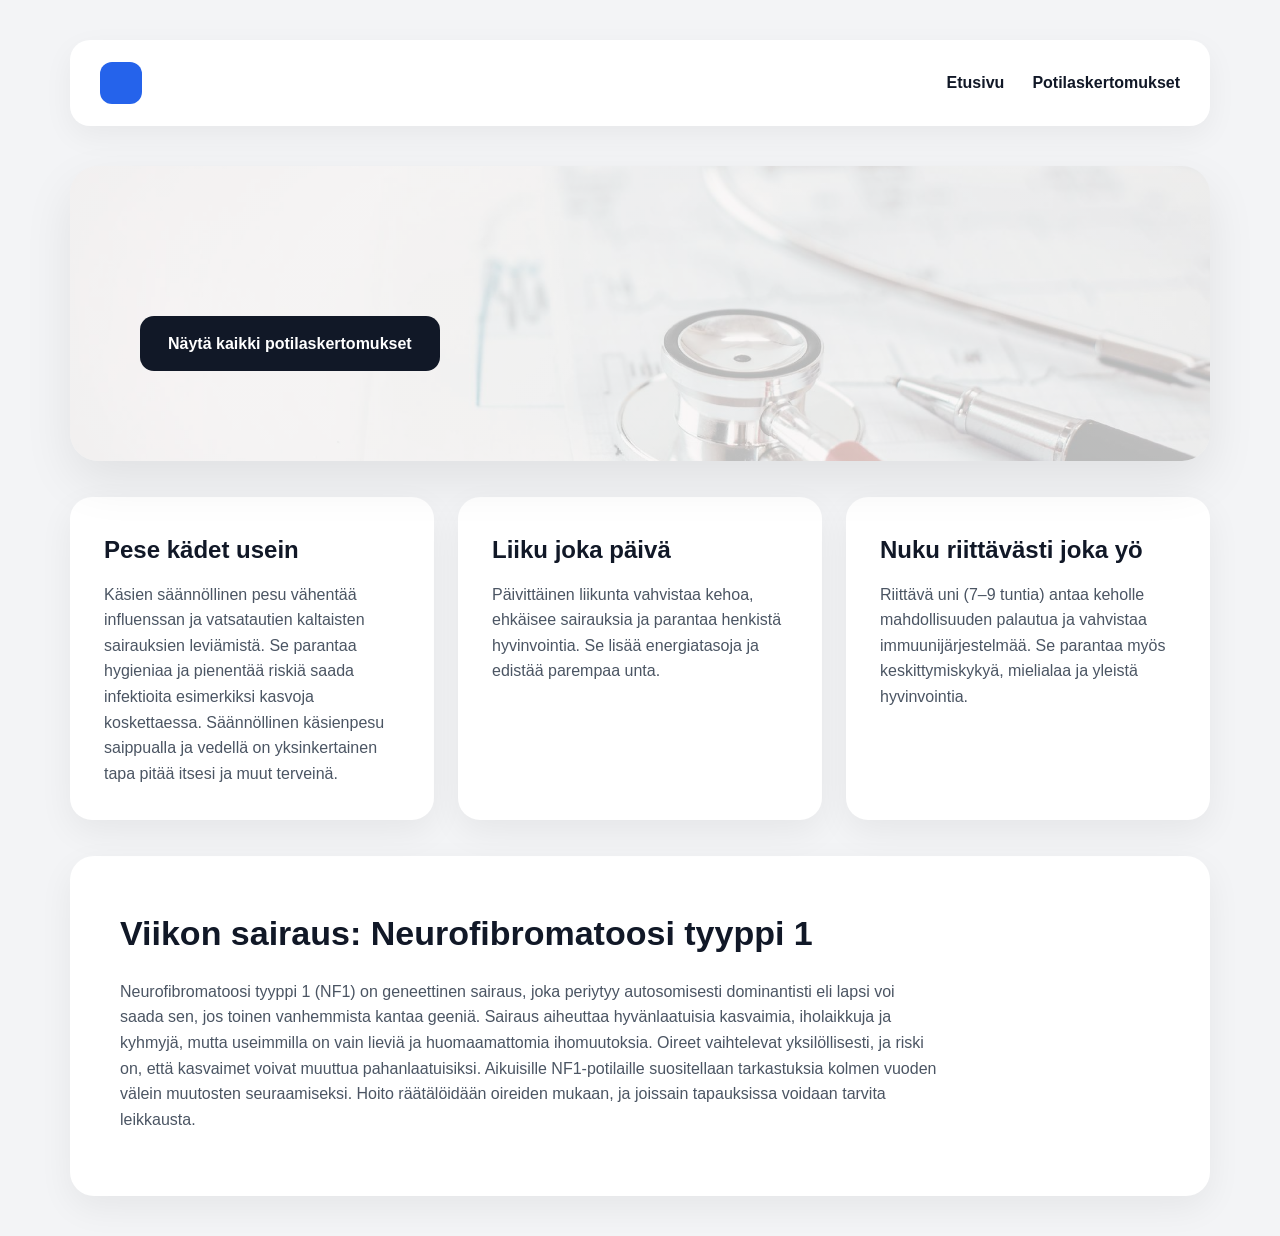
<file: index.html>
<!DOCTYPE html>
<html lang="fi">
<head>
    <meta charset="UTF-8">
    <meta name="viewport" content="width=device-width, initial-scale=1.0">
    <title>Potilaskertomukset</title>
    <link rel="stylesheet" href="style.css">
</head>
<body>

    <main class="container">
<nav class="navbar">

    <div class="nav-left">
        <div class="logo"></div>
        <div class="brand-name"></div>
    </div>

    <div class="nav-links">
        <a href="index.html">Etusivu</a>
        <a href="pages/journaler.html">Potilaskertomukset</a>
    </div>

</nav>
        <section class="hero">
            <div>
                <span class="eyebrow"></span>
                <h1></h1>
                <p>
                    
                </p>

                <div class="hero-actions">
                    <a href="pages/journaler.html" class="btn primary">Näytä kaikki potilaskertomukset</a>
                
                </div>
            </div>
        </section>

        <section class="cards" id="info">
            <article class="card">
                <h2>Pese kädet usein</h2>
                <p>Käsien säännöllinen pesu vähentää influenssan ja vatsatautien kaltaisten sairauksien leviämistä. Se parantaa hygieniaa ja pienentää riskiä saada infektioita esimerkiksi kasvoja koskettaessa. Säännöllinen käsienpesu saippualla ja vedellä on yksinkertainen tapa pitää itsesi ja muut terveinä.</p>
            </article>

            <article class="card">
                <h2>Liiku joka päivä </h2>
                <p>Päivittäinen liikunta vahvistaa kehoa, ehkäisee sairauksia ja parantaa henkistä hyvinvointia. Se lisää energiatasoja ja edistää parempaa unta.</p>
            </article>

            <article class="card">
                <h2>Nuku riittävästi joka yö </h2>
                <p>Riittävä uni (7–9 tuntia) antaa keholle mahdollisuuden palautua ja vahvistaa immuunijärjestelmää. Se parantaa myös keskittymiskykyä, mielialaa ja yleistä hyvinvointia.</p>
            </article>
        </section>

        <section class="content-section" id="journaler">
            <h2>Viikon sairaus: Neurofibromatoosi tyyppi 1</h2>
            <p>
              Neurofibromatoosi tyyppi 1 (NF1) on geneettinen sairaus, joka periytyy autosomisesti dominantisti eli lapsi voi saada sen, jos toinen vanhemmista kantaa geeniä. Sairaus aiheuttaa hyvänlaatuisia kasvaimia, iholaikkuja ja kyhmyjä, mutta useimmilla on vain lieviä ja huomaamattomia ihomuutoksia. Oireet vaihtelevat yksilöllisesti, ja riski on, että kasvaimet voivat muuttua pahanlaatuisiksi. Aikuisille NF1-potilaille suositellaan tarkastuksia kolmen vuoden välein muutosten seuraamiseksi. Hoito räätälöidään oireiden mukaan, ja joissain tapauksissa voidaan tarvita leikkausta.

            </p>
        </section>

    </main>

    <script src="script.js"></script>

</body>
</html>
</file>
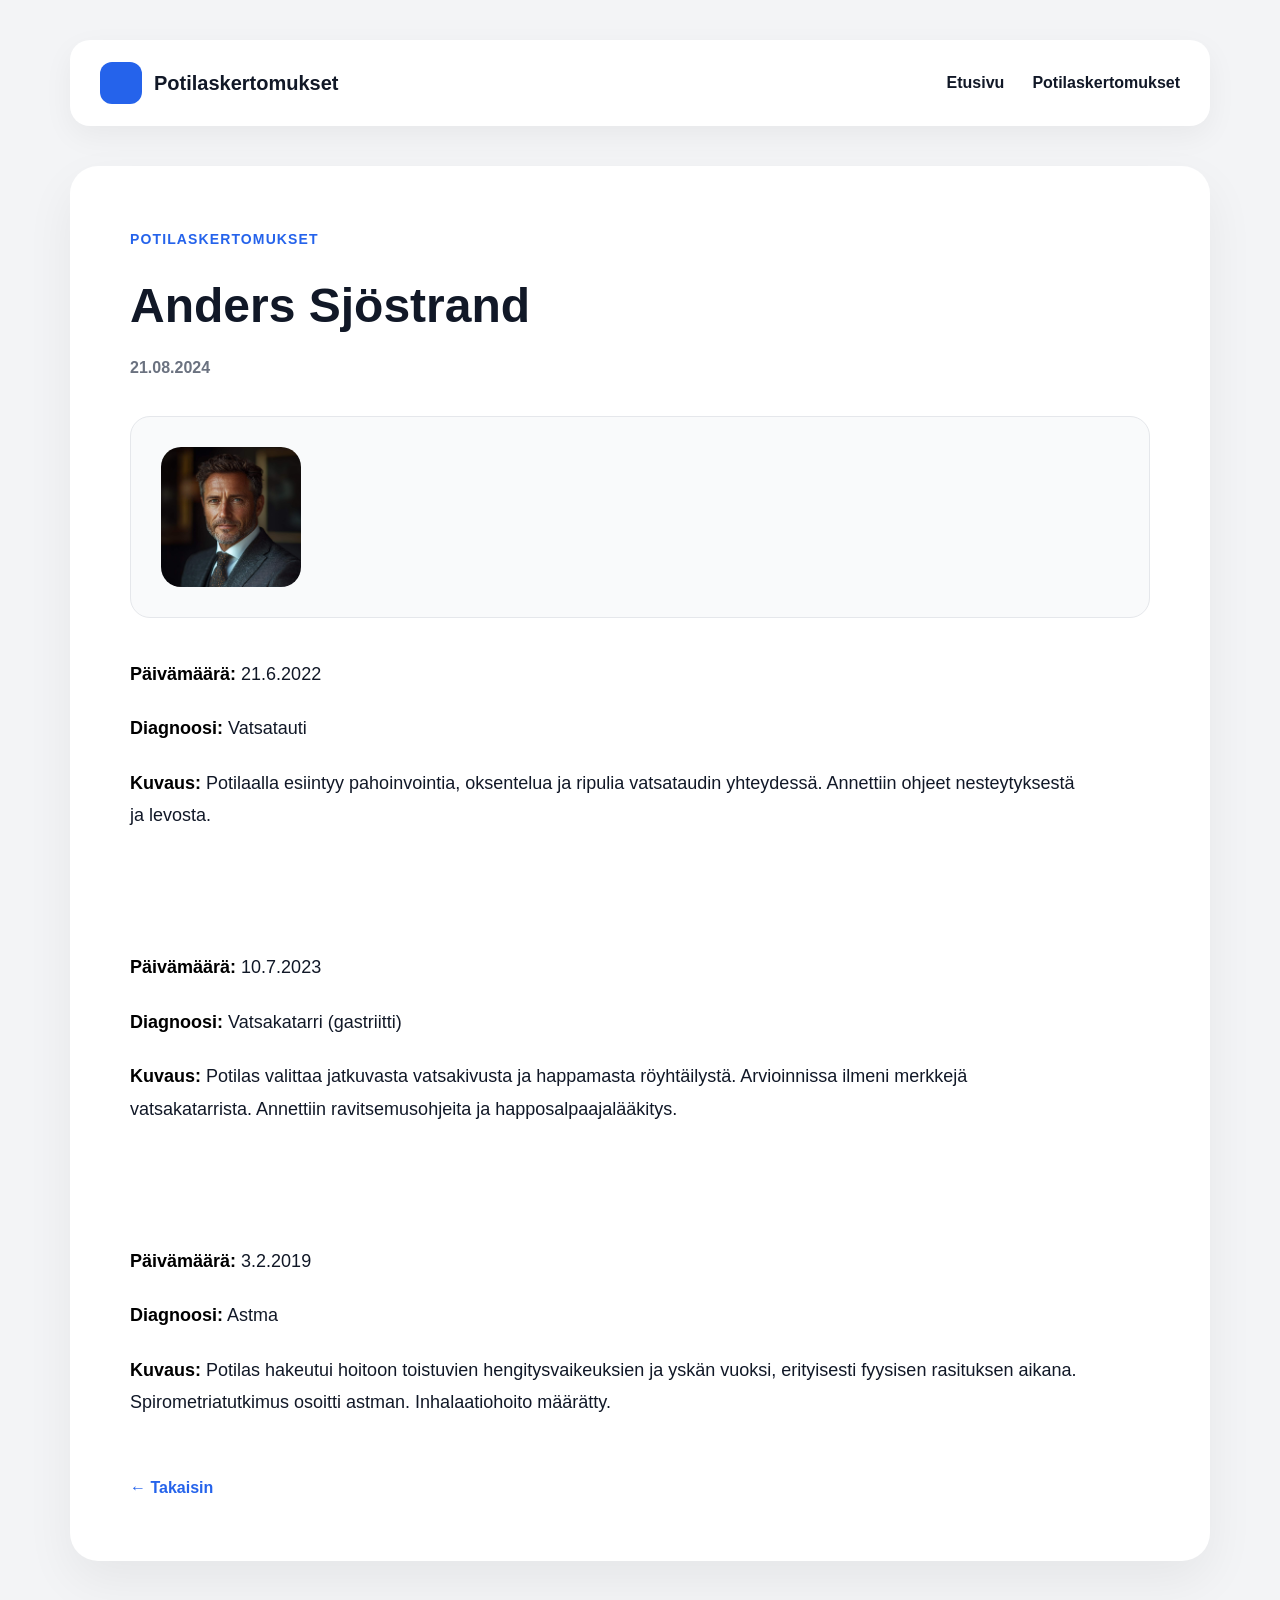
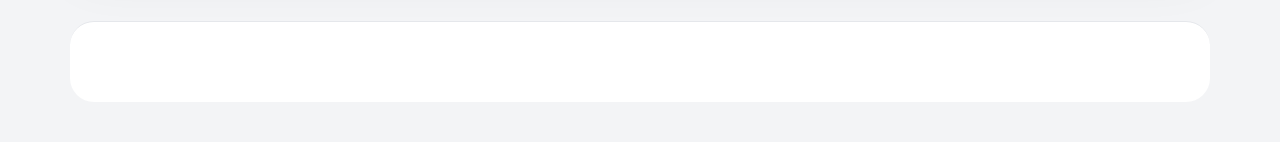
<file: pages/anders-sjostrand.html>
<!DOCTYPE html>
<html lang="sv">

<head>
    <meta charset="UTF-8">
    <meta name="viewport" content="width=device-width, initial-scale=1.0">
    <title>Anders Sjöstrand</title>

    <link rel="stylesheet" href="../style.css">
</head>

<body>

<main class="container">

    <!-- NAVBAR START -->

    <nav class="navbar">

        <div class="nav-left">
            <div class="logo"></div>
            <div class="brand-name">Potilaskertomukset</div>
        </div>

        <div class="nav-links">
            <a href="../index.html">Etusivu</a>
            <a href="journaler.html">Potilaskertomukset</a>
        </div>

    

    </nav>

    <!-- NAVBAR END -->


    <!-- JOURNAL PAGE START -->

    <section class="journal-page">

        <span class="eyebrow">
           Potilaskertomukset
        </span>

        <h1>
            Anders Sjöstrand
        </h1>

        <p class="date">
            21.08.2024
        </p>


        <!-- PATIENT OVERVIEW START -->

        <div class="patient-overview">

            <div class="patient-avatar">

                <img 
                    src="../assets/images/Anders.jpg" 
                    alt="Anders Sjöstrand"
                >

            </div>

         

        </div>

        <!-- PATIENT OVERVIEW END -->


        <!-- JOURNAL META START -->

     

        <!-- JOURNAL META END -->


        <!-- JOURNAL BOX START -->

      <div class="journal-entry">

    <p><strong>Päivämäärä:</strong> 21.6.2022</p>

    <p>
        <strong>Diagnoosi:</strong>
        Vatsatauti
    </p>

    <p>
        <strong>Kuvaus:</strong>
        Potilaalla esiintyy pahoinvointia, oksentelua ja ripulia vatsataudin yhteydessä.
        Annettiin ohjeet nesteytyksestä ja levosta.
    </p>

</div>


<div class="journal-box">

    <div class="journal-entry">
        <p><strong>Päivämäärä:</strong> 10.7.2023</p>

        <p>
            <strong>Diagnoosi:</strong>
            Vatsakatarri (gastriitti)
        </p>

        <p>
            <strong>Kuvaus:</strong>
            Potilas valittaa jatkuvasta vatsakivusta ja happamasta röyhtäilystä.
            Arvioinnissa ilmeni merkkejä vatsakatarrista.
            Annettiin ravitsemusohjeita ja happosalpaajalääkitys.
        </p>
    </div>

    <div class="journal-entry">
        <p><strong>Päivämäärä:</strong> 3.2.2019</p>

        <p>
            <strong>Diagnoosi:</strong>
            Astma
        </p>

        <p>
            <strong>Kuvaus:</strong>
            Potilas hakeutui hoitoon toistuvien hengitysvaikeuksien ja yskän vuoksi,
            erityisesti fyysisen rasituksen aikana.
            Spirometriatutkimus osoitti astman.
            Inhalaatiohoito määrätty.
        </p>
    </div>

</div>

        <!-- JOURNAL BOX END -->


        <!-- BACK LINK START -->

        <a class="back-link" href="journaler.html">
            ← Takaisin
        </a>

        <!-- BACK LINK END -->

    </section>

    <!-- JOURNAL PAGE END -->


    <!-- FOOTER START -->

    <footer class="footer">

    

    </footer>

    <!-- FOOTER END -->

</main>

<script src="../script.js"></script>

</body>
</html>
</file>
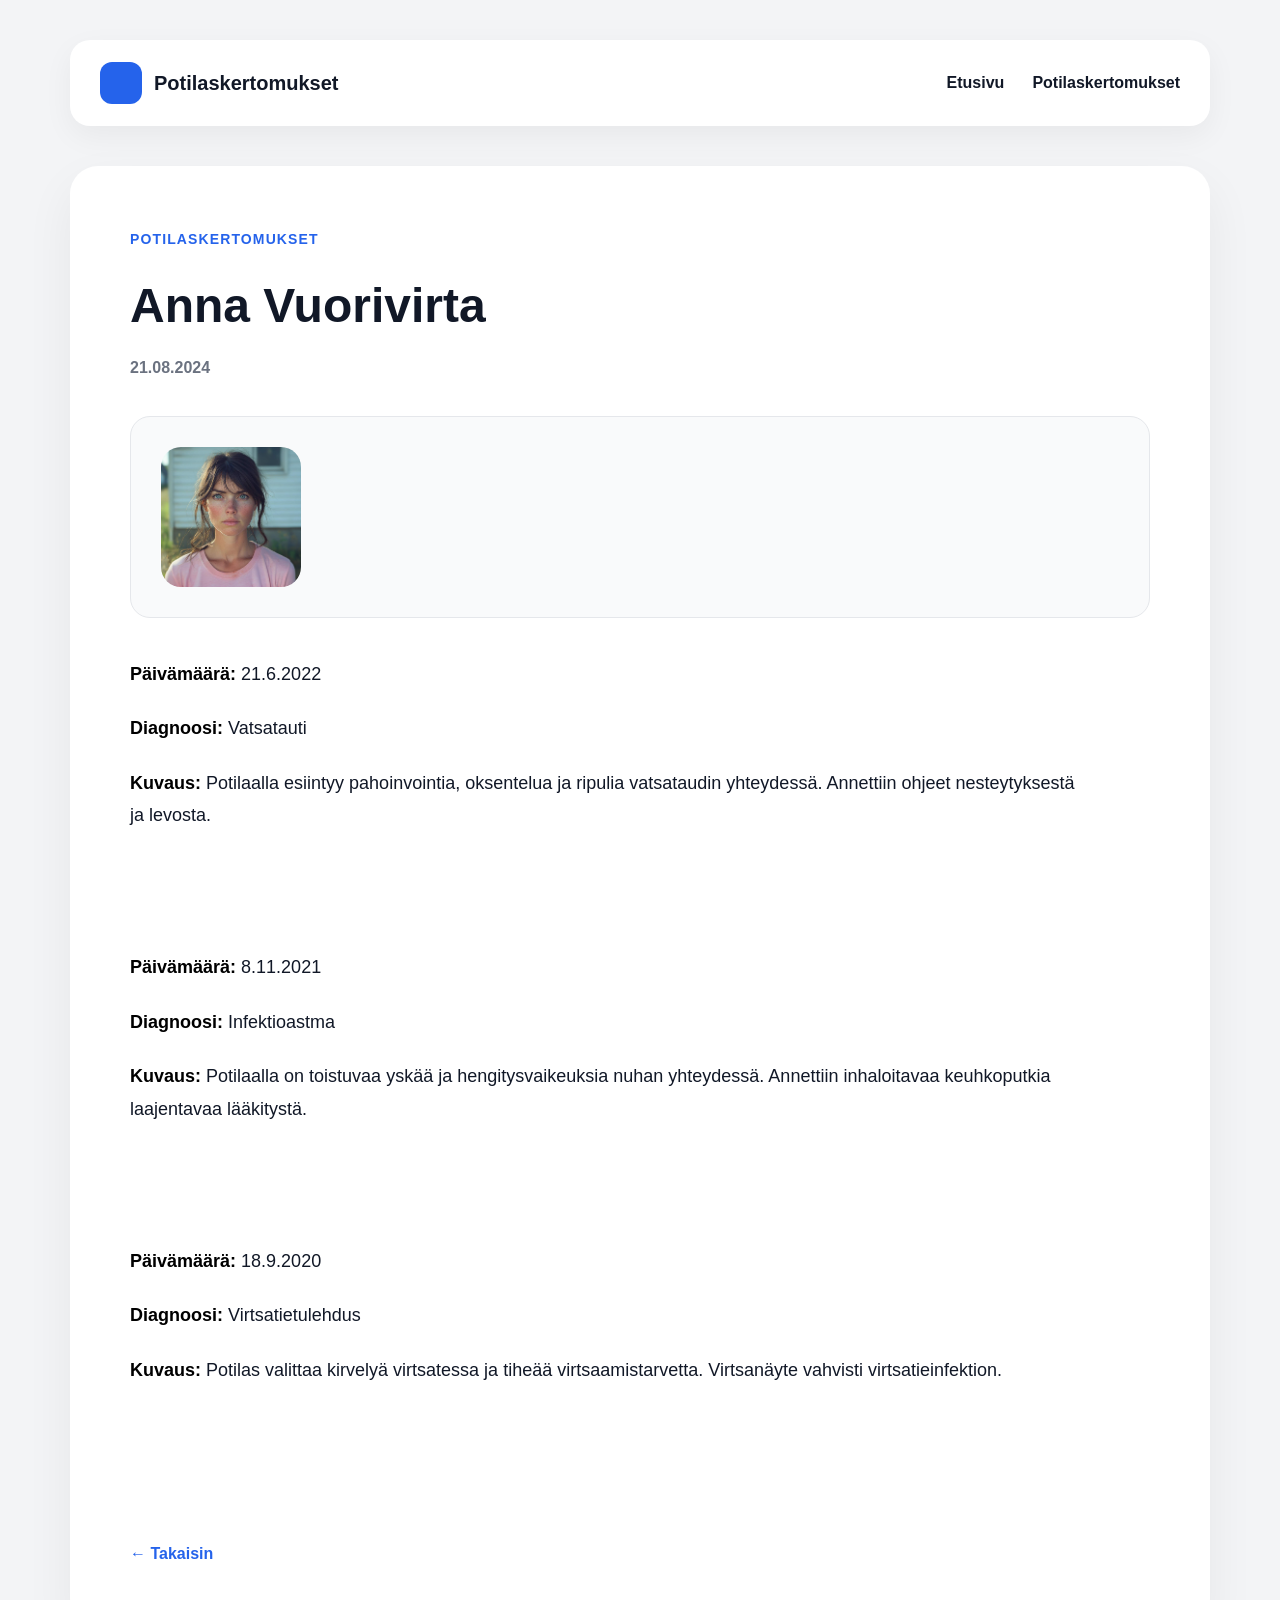
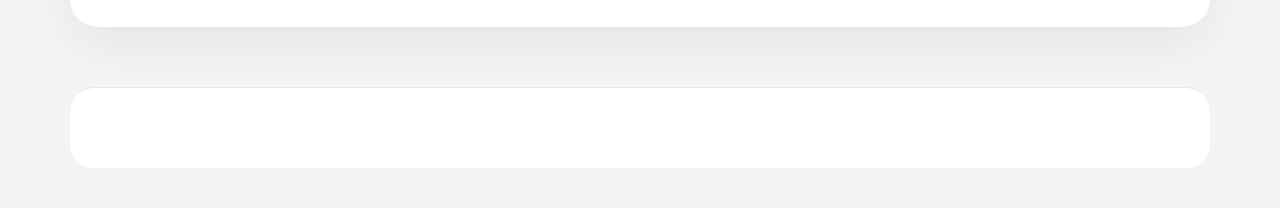
<file: pages/anna-bergstrom.html>
<!DOCTYPE html>
<html lang="sv">

<head>
    <meta charset="UTF-8">
    <meta name="viewport" content="width=device-width, initial-scale=1.0">
    <title>Anders Sjöstrand</title>

    <link rel="stylesheet" href="../style.css">
</head>

<body>

<main class="container">

    <!-- NAVBAR START -->

  <nav class="navbar">

        <div class="nav-left">
            <div class="logo"></div>
            <div class="brand-name">Potilaskertomukset</div>
        </div>

        <div class="nav-links">
            <a href="../index.html">Etusivu</a>
            <a href="journaler.html">Potilaskertomukset</a>
        </div>

    

    </nav>

    <!-- NAVBAR END -->


    <!-- JOURNAL PAGE START -->

    <section class="journal-page">

     <span class="eyebrow">
           Potilaskertomukset
        </span>

        <h1>
            Anna Vuorivirta
        </h1>

        <p class="date">
            21.08.2024
        </p>


        <!-- PATIENT OVERVIEW START -->

        <div class="patient-overview">

            <div class="patient-avatar">

                <img 
                    src="../assets/images/Anna.jpg" 
                    alt="Anders Sjöstrand"
                >

            </div>

            

        </div>

        <!-- PATIENT OVERVIEW END -->


        <!-- JOURNAL META START -->

       

           


        <!-- JOURNAL META END -->


        <!-- JOURNAL BOX START -->

       <div class="journal-entry">

    <p><strong>Päivämäärä:</strong> 21.6.2022</p>

    <p>
        <strong>Diagnoosi:</strong>
        Vatsatauti
    </p>

    <p>
        <strong>Kuvaus:</strong>
        Potilaalla esiintyy pahoinvointia, oksentelua ja ripulia vatsataudin yhteydessä.
        Annettiin ohjeet nesteytyksestä ja levosta.
    </p>

</div>


<div class="journal-entry">

    <p><strong>Päivämäärä:</strong> 8.11.2021</p>

    <p>
        <strong>Diagnoosi:</strong>
        Infektioastma
    </p>

    <p>
        <strong>Kuvaus:</strong>
        Potilaalla on toistuvaa yskää ja hengitysvaikeuksia nuhan yhteydessä.
        Annettiin inhaloitavaa keuhkoputkia laajentavaa lääkitystä.
    </p>

</div>


<div class="journal-entry">

    <p><strong>Päivämäärä:</strong> 18.9.2020</p>

    <p>
        <strong>Diagnoosi:</strong>
        Virtsatietulehdus
    </p>

    <p>
        <strong>Kuvaus:</strong>
        Potilas valittaa kirvelyä virtsatessa ja tiheää virtsaamistarvetta.
        Virtsanäyte vahvisti virtsatieinfektion.
    </p>

</div>

        <!-- JOURNAL BOX END -->


        <!-- BACK LINK START -->

        <a class="back-link" href="journaler.html">
            ← Takaisin
        </a>

        <!-- BACK LINK END -->

    </section>

    <!-- JOURNAL PAGE END -->


    <!-- FOOTER START -->

    <footer class="footer">

    

    </footer>

    <!-- FOOTER END -->

</main>

<script src="../script.js"></script>

</body>
</html>
</file>
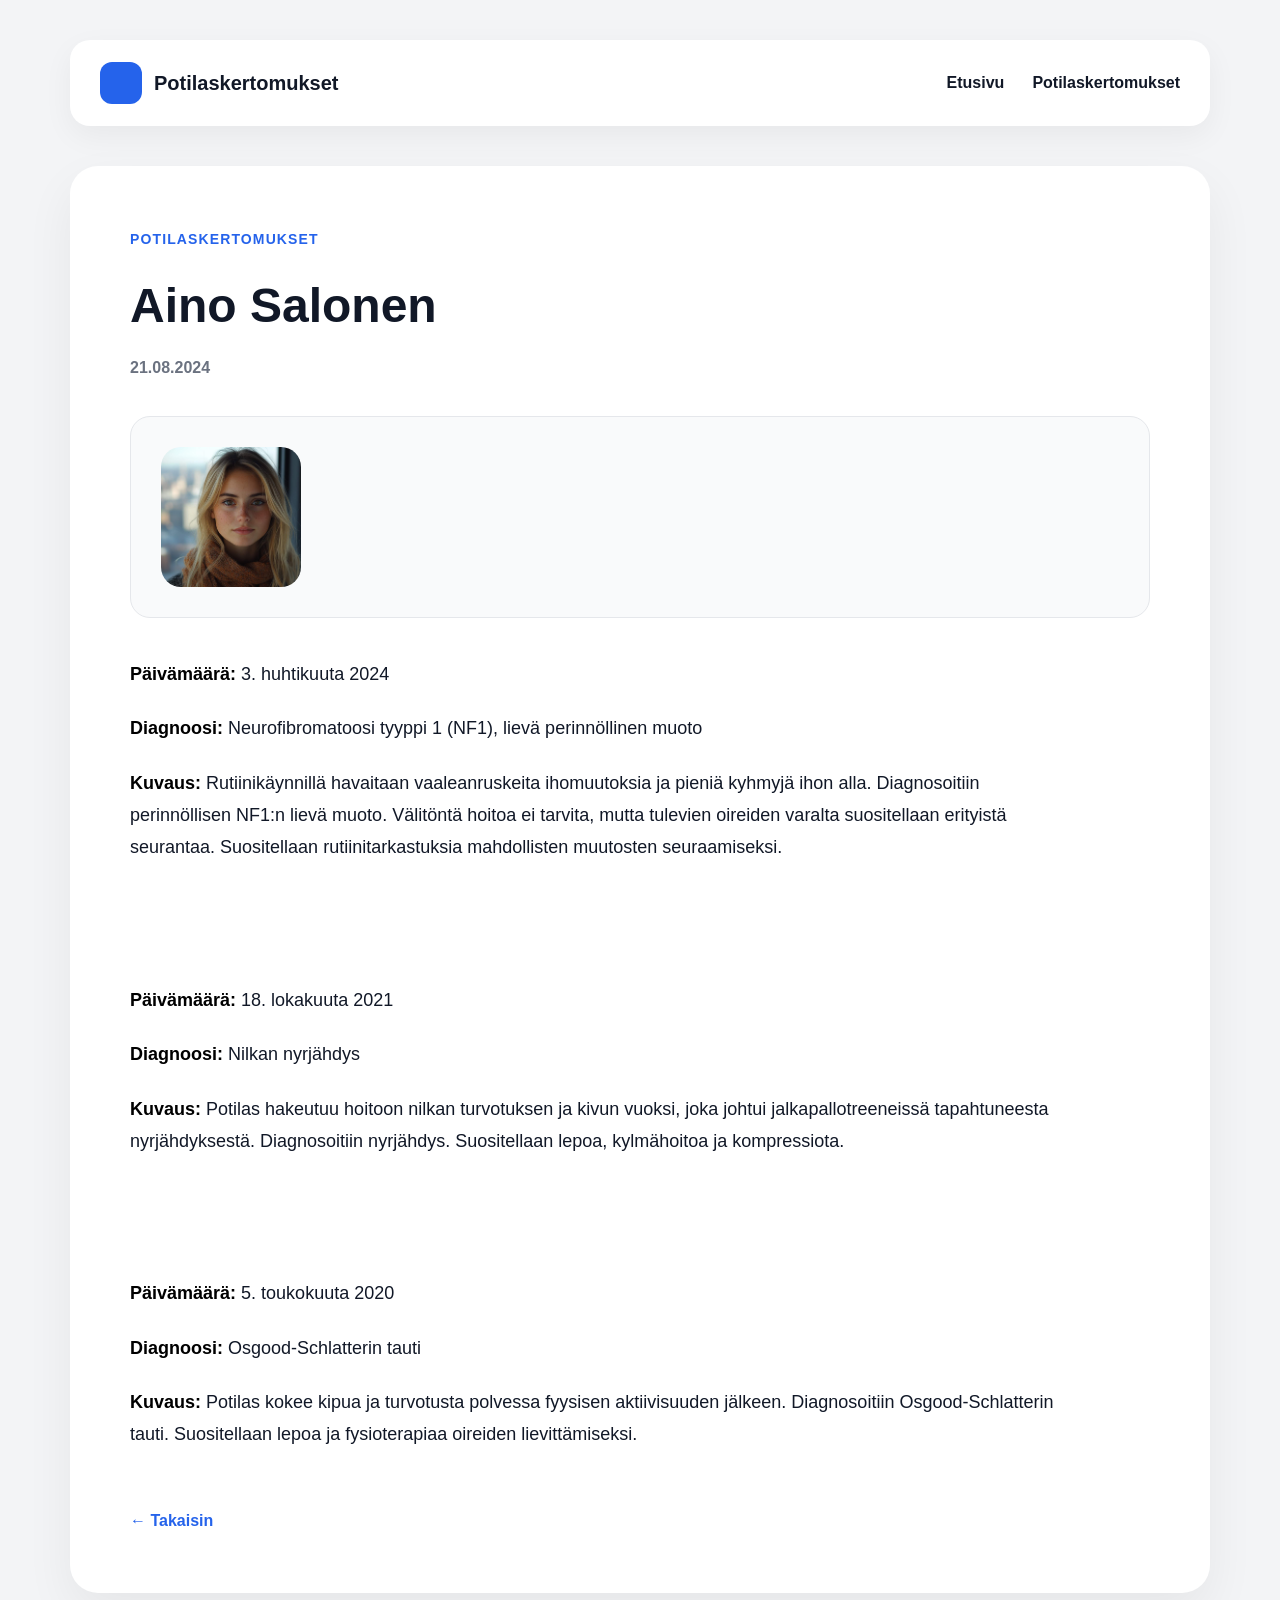
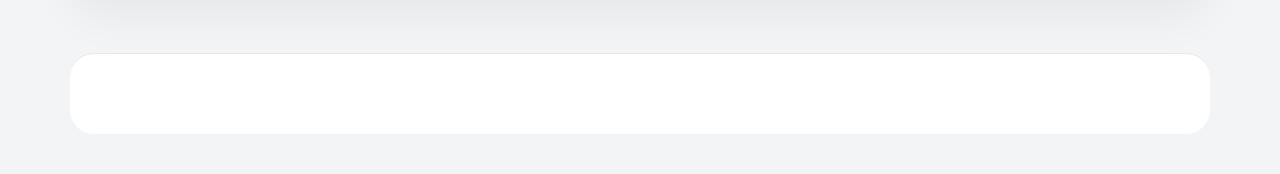
<file: pages/astrid-sjostrand.html>
<!DOCTYPE html>
<html lang="sv">

<head>
    <meta charset="UTF-8">
    <meta name="viewport" content="width=device-width, initial-scale=1.0">
    <title>Anders Sjöstrand</title>

    <link rel="stylesheet" href="../style.css">
</head>

<body>

<main class="container">

    <!-- NAVBAR START -->

   <nav class="navbar">

        <div class="nav-left">
            <div class="logo"></div>
            <div class="brand-name">Potilaskertomukset</div>
        </div>

        <div class="nav-links">
            <a href="../index.html">Etusivu</a>
            <a href="journaler.html">Potilaskertomukset</a>
        </div>

    

    </nav>

    <!-- NAVBAR END -->


    <!-- JOURNAL PAGE START -->

    <section class="journal-page">

        <span class="eyebrow">
           Potilaskertomukset
        </span>

        <h1>
            Aino Salonen
        
        </h1>

        <p class="date">
            21.08.2024
        </p>


        <!-- PATIENT OVERVIEW START -->

        <div class="patient-overview">

            <div class="patient-avatar">

                <img 
                    src="../assets/images/Aino.jpg" 
                    alt="Anders Sjöstrand"
                >

            </div>

        

        </div>

        <!-- PATIENT OVERVIEW END -->


        <!-- JOURNAL META START -->

      

        <!-- JOURNAL META END -->


        <!-- JOURNAL BOX START -->

       <div class="journal-box">

    <div class="journal-entry">
        <p><strong>Päivämäärä:</strong> 3. huhtikuuta 2024</p>

        <p>
            <strong>Diagnoosi:</strong>
            Neurofibromatoosi tyyppi 1 (NF1), lievä perinnöllinen muoto
        </p>

        <p>
            <strong>Kuvaus:</strong>
            Rutiinikäynnillä havaitaan vaaleanruskeita ihomuutoksia ja pieniä kyhmyjä ihon alla.
            Diagnosoitiin perinnöllisen NF1:n lievä muoto.
            Välitöntä hoitoa ei tarvita, mutta tulevien oireiden varalta suositellaan erityistä seurantaa.
            Suositellaan rutiinitarkastuksia mahdollisten muutosten seuraamiseksi.
        </p>
    </div>

    <div class="journal-entry">
        <p><strong>Päivämäärä:</strong> 18. lokakuuta 2021</p>

        <p>
            <strong>Diagnoosi:</strong>
            Nilkan nyrjähdys
        </p>

        <p>
            <strong>Kuvaus:</strong>
            Potilas hakeutuu hoitoon nilkan turvotuksen ja kivun vuoksi,
            joka johtui jalkapallotreeneissä tapahtuneesta nyrjähdyksestä.
            Diagnosoitiin nyrjähdys.
            Suositellaan lepoa, kylmähoitoa ja kompressiota.
        </p>
    </div>

    <div class="journal-entry">
        <p><strong>Päivämäärä:</strong> 5. toukokuuta 2020</p>

        <p>
            <strong>Diagnoosi:</strong>
            Osgood-Schlatterin tauti
        </p>

        <p>
            <strong>Kuvaus:</strong>
            Potilas kokee kipua ja turvotusta polvessa fyysisen aktiivisuuden jälkeen.
            Diagnosoitiin Osgood-Schlatterin tauti.
            Suositellaan lepoa ja fysioterapiaa oireiden lievittämiseksi.
        </p>
    </div>

</div>
        <!-- JOURNAL BOX END -->


        <!-- BACK LINK START -->

        <a class="back-link" href="journaler.html">
            ← Takaisin
        </a>

        <!-- BACK LINK END -->

    </section>

    <!-- JOURNAL PAGE END -->


    <!-- FOOTER START -->

    <footer class="footer">

    

    </footer>

    <!-- FOOTER END -->

</main>

<script src="../script.js"></script>

</body>
</html>
</file>
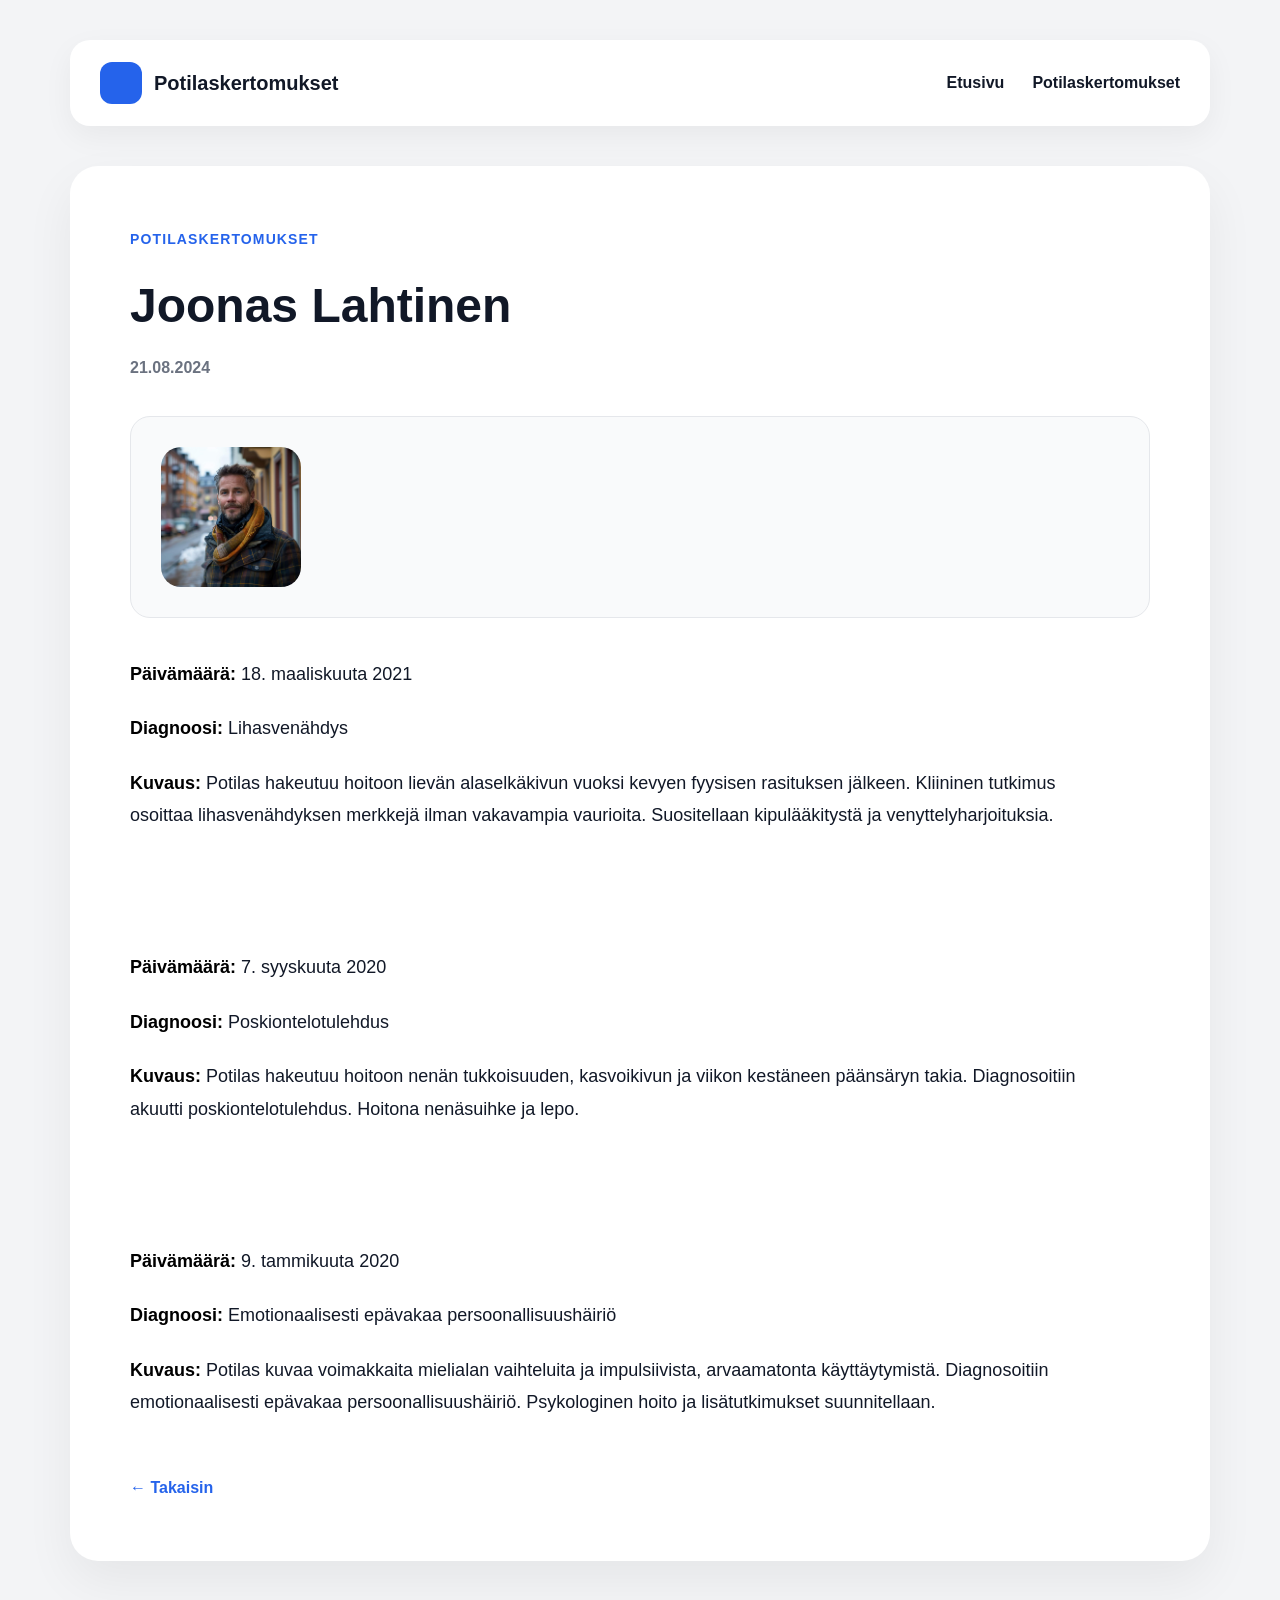
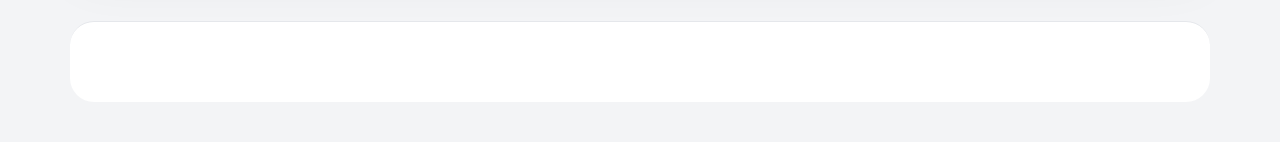
<file: pages/jonas-larsson.html>
<!DOCTYPE html>
<html lang="sv">

<head>
    <meta charset="UTF-8">
    <meta name="viewport" content="width=device-width, initial-scale=1.0">
    <title>Anders Sjöstrand</title>

    <link rel="stylesheet" href="../style.css">
</head>

<body>

<main class="container">

    <!-- NAVBAR START -->

    <nav class="navbar">

        <div class="nav-left">
            <div class="logo"></div>
            <div class="brand-name">Potilaskertomukset</div>
        </div>

        <div class="nav-links">
            <a href="../index.html">Etusivu</a>
            <a href="journaler.html">Potilaskertomukset</a>
        </div>

    

    </nav>

    <!-- NAVBAR END -->


    <!-- JOURNAL PAGE START -->

    <section class="journal-page">

        <span class="eyebrow">
            Potilaskertomukset
        </span>

        <h1>
            Joonas Lahtinen
        </h1>

        <p class="date">
            21.08.2024
        </p>


        <!-- PATIENT OVERVIEW START -->

        <div class="patient-overview">

            <div class="patient-avatar">

                <img 
                    src="../assets/images/Joonas.jpg" 
                    alt="Anders Sjöstrand"
                >

            </div>

         

        </div>

        <!-- PATIENT OVERVIEW END -->


        <!-- JOURNAL META START -->

       

        <!-- JOURNAL META END -->


        <!-- JOURNAL BOX START -->

        <div class="journal-box">

    <div class="journal-entry">
        <p><strong>Päivämäärä:</strong> 18. maaliskuuta 2021</p>

        <p>
            <strong>Diagnoosi:</strong>
            Lihasvenähdys
        </p>

        <p>
            <strong>Kuvaus:</strong>
            Potilas hakeutuu hoitoon lievän alaselkäkivun vuoksi kevyen fyysisen rasituksen jälkeen.
            Kliininen tutkimus osoittaa lihasvenähdyksen merkkejä ilman vakavampia vaurioita.
            Suositellaan kipulääkitystä ja venyttelyharjoituksia.
        </p>
    </div>

    <div class="journal-entry">
        <p><strong>Päivämäärä:</strong> 7. syyskuuta 2020</p>

        <p>
            <strong>Diagnoosi:</strong>
            Poskiontelotulehdus
        </p>

        <p>
            <strong>Kuvaus:</strong>
            Potilas hakeutuu hoitoon nenän tukkoisuuden, kasvoikivun ja viikon kestäneen päänsäryn takia.
            Diagnosoitiin akuutti poskiontelotulehdus.
            Hoitona nenäsuihke ja lepo.
        </p>
    </div>

    <div class="journal-entry">
        <p><strong>Päivämäärä:</strong> 9. tammikuuta 2020</p>

        <p>
            <strong>Diagnoosi:</strong>
            Emotionaalisesti epävakaa persoonallisuushäiriö
        </p>

        <p>
            <strong>Kuvaus:</strong>
            Potilas kuvaa voimakkaita mielialan vaihteluita ja impulsiivista, arvaamatonta käyttäytymistä.
            Diagnosoitiin emotionaalisesti epävakaa persoonallisuushäiriö.
            Psykologinen hoito ja lisätutkimukset suunnitellaan.
        </p>
    </div>

</div>

        <!-- JOURNAL BOX END -->


        <!-- BACK LINK START -->

        <a class="back-link" href="journaler.html">
            ← Takaisin
        </a>

        <!-- BACK LINK END -->

    </section>

    <!-- JOURNAL PAGE END -->


    <!-- FOOTER START -->

    <footer class="footer">

    

    </footer>

    <!-- FOOTER END -->

</main>

<script src="../script.js"></script>

</body>
</html>
</file>
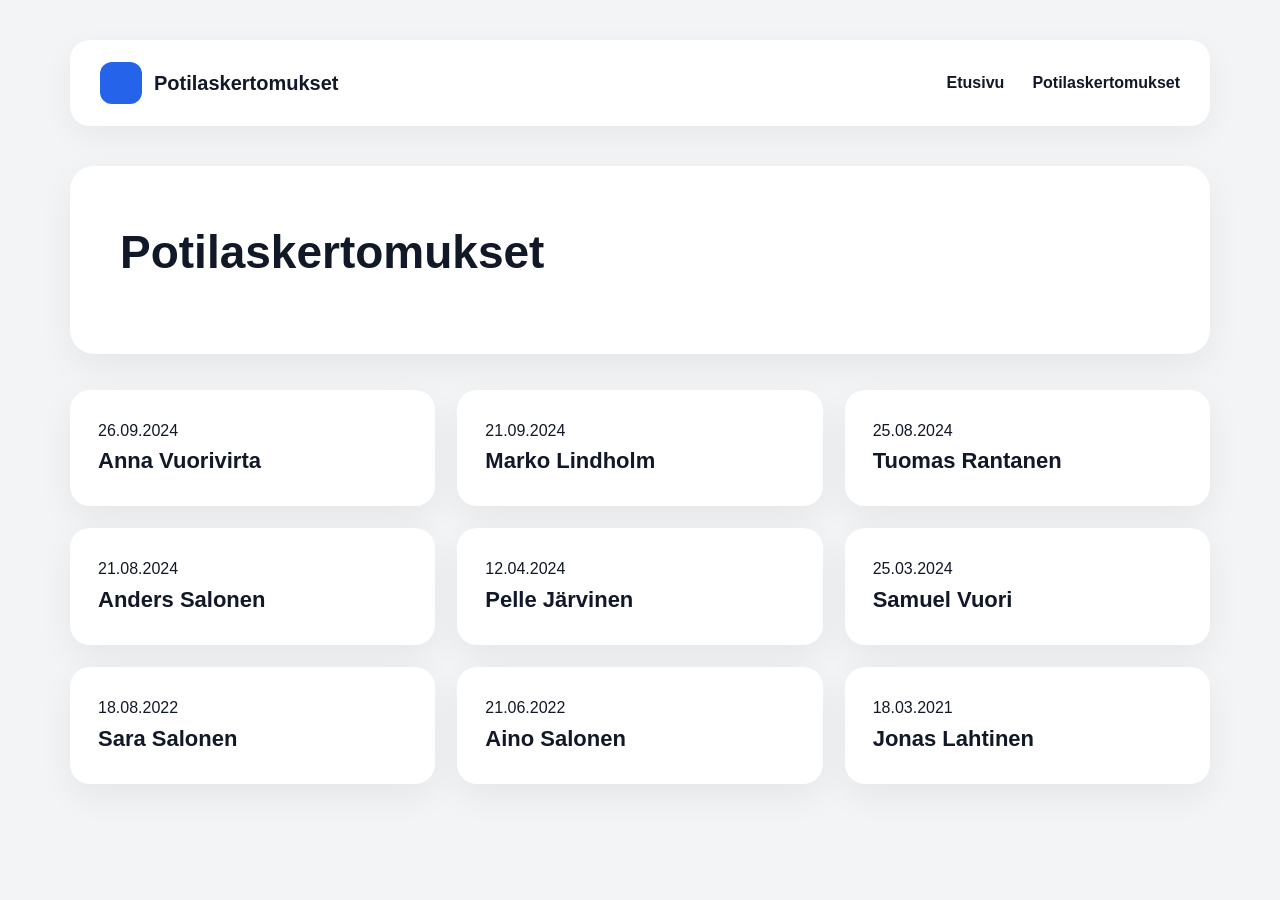
<file: pages/journaler.html>
<!DOCTYPE html>
<html lang="sv">
<head>
    <meta charset="UTF-8">
    <meta name="viewport" content="width=device-width, initial-scale=1.0">
    <title>Potilaskertomukset</title>
    <link rel="stylesheet" href="../style.css">
</head>
<script src="../script.js"></script>

<body>

<main class="container">

  <nav class="navbar">

    <div class="nav-left">
        <div class="logo"></div>
        <div class="brand-name">Potilaskertomukset</div>
    </div>

    <div class="nav-links">
        <a href="../index.html">Etusivu </a>
        <a href="journaler.html">Potilaskertomukset</a>
    </div>

</nav>

    <section class="content-section">
      
        <h1>Potilaskertomukset</h1>
     
    </section>

    <section class="journal-grid">
        <a class="journal-card" href="anna-bergstrom.html">26.09.2024<br><strong>Anna Vuorivirta</strong></a>
        <a class="journal-card" href="marco-lind.html">21.09.2024<br><strong>Marko Lindholm</strong></a>
        <a class="journal-card" href="thomas-tranby.html">25.08.2024<br><strong>Tuomas Rantanen</strong></a>
        <a class="journal-card" href="anders-sjostrand.html">21.08.2024<br><strong>Anders Salonen</strong></a>
        <a class="journal-card" href="pelle-johansson.html">12.04.2024<br><strong>Pelle Järvinen</strong></a>
        <a class="journal-card" href="samuel-berg.html">25.03.2024<br><strong>Samuel Vuori</strong></a>
        <a class="journal-card" href="sara-sjostrand.html">18.08.2022<br><strong>Sara Salonen</strong></a>
        <a class="journal-card" href="astrid-sjostrand.html">21.06.2022<br><strong>Aino Salonen</strong></a>
        <a class="journal-card" href="jonas-larsson.html">18.03.2021<br><strong>Jonas Lahtinen</strong></a>
    </section>

</main>

</body>
</html>
</file>
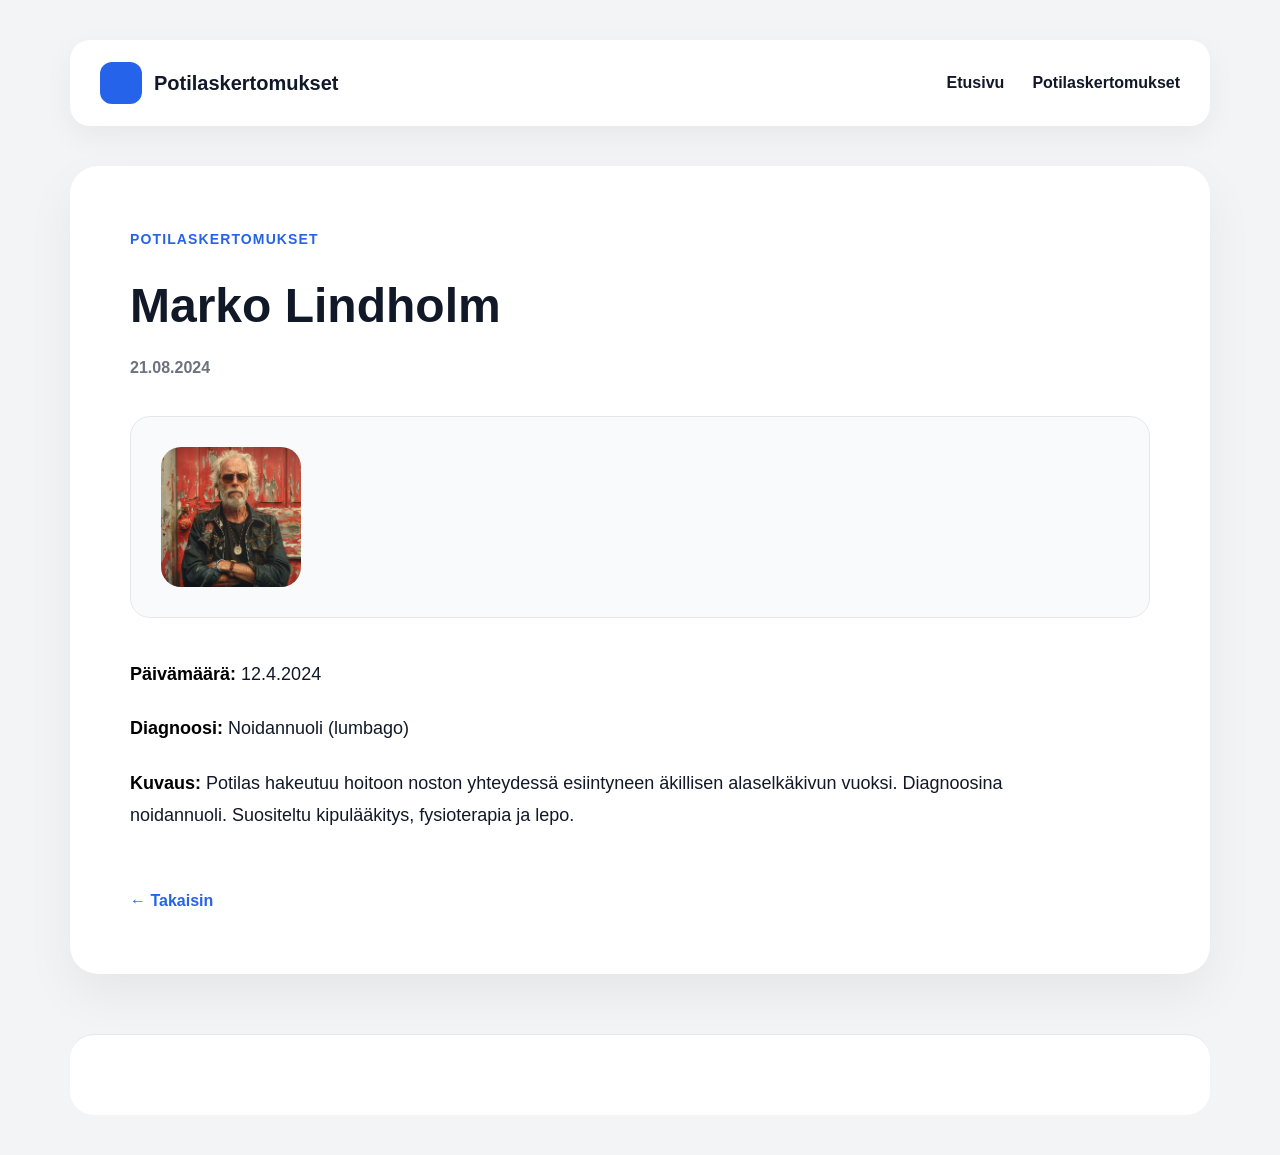
<file: pages/marco-lind.html>
<!DOCTYPE html>
<html lang="sv">

<head>
    <meta charset="UTF-8">
    <meta name="viewport" content="width=device-width, initial-scale=1.0">
    <title>Anders Sjöstrand</title>

    <link rel="stylesheet" href="../style.css">
</head>

<body>

<main class="container">

    <!-- NAVBAR START -->

   <nav class="navbar">

        <div class="nav-left">
            <div class="logo"></div>
            <div class="brand-name">Potilaskertomukset</div>
        </div>

        <div class="nav-links">
            <a href="../index.html">Etusivu</a>
            <a href="journaler.html">Potilaskertomukset</a>
        </div>

    

    </nav>

    <!-- NAVBAR END -->


    <!-- JOURNAL PAGE START -->

    <section class="journal-page">

        <span class="eyebrow">
           Potilaskertomukset
        </span>

        <h1>
            Marko Lindholm
        </h1>

        <p class="date">
            21.08.2024
        </p>


        <!-- PATIENT OVERVIEW START -->

        <div class="patient-overview">

            <div class="patient-avatar">

                <img 
                    src="../assets/images/Marco.jpg" 
                    alt="Anders Sjöstrand"
                >

            </div>

         

        </div>

        <!-- PATIENT OVERVIEW END -->


        <!-- JOURNAL META START -->

    

        <!-- JOURNAL META END -->


        <!-- JOURNAL BOX START -->

       <div class="journal-box">

    <div class="journal-entry">
        <p><strong>Päivämäärä:</strong> 12.4.2024</p>

        <p>
            <strong>Diagnoosi:</strong>
            Noidannuoli (lumbago)
        </p>

        <p>
            <strong>Kuvaus:</strong>
            Potilas hakeutuu hoitoon noston yhteydessä esiintyneen äkillisen alaselkäkivun vuoksi.
            Diagnoosina noidannuoli.
            Suositeltu kipulääkitys, fysioterapia ja lepo.
        </p>
    </div>

</div>

        <!-- JOURNAL BOX END -->


        <!-- BACK LINK START -->

        <a class="back-link" href="journaler.html">
            ← Takaisin
        </a>

        <!-- BACK LINK END -->

    </section>

    <!-- JOURNAL PAGE END -->


    <!-- FOOTER START -->

    <footer class="footer">

    

    </footer>

    <!-- FOOTER END -->

</main>

<script src="../script.js"></script>

</body>
</html>
</file>
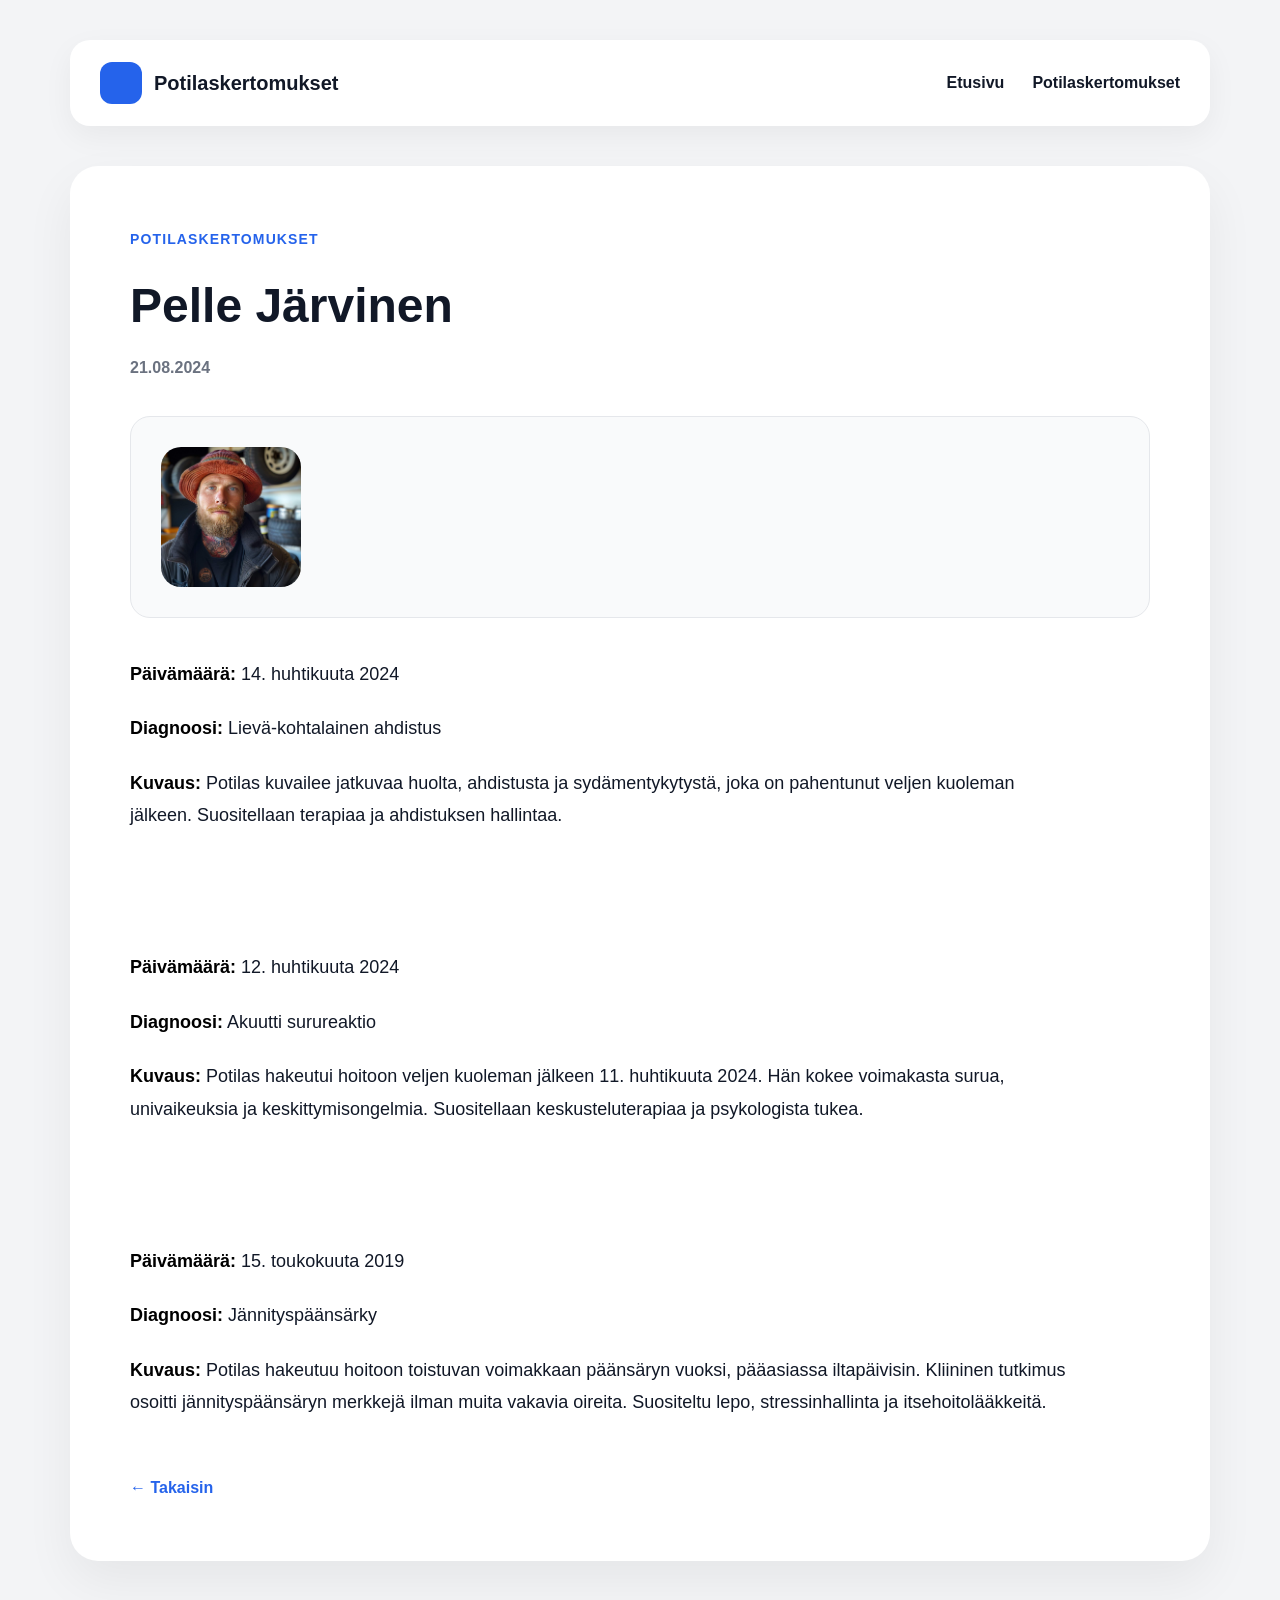
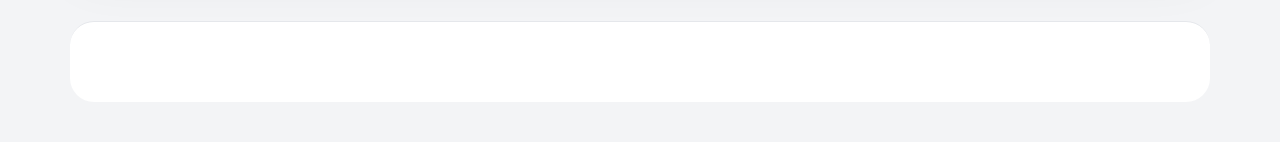
<file: pages/pelle-johansson.html>
<!DOCTYPE html>
<html lang="sv">

<head>
    <meta charset="UTF-8">
    <meta name="viewport" content="width=device-width, initial-scale=1.0">
    <title>Anders Sjöstrand</title>

    <link rel="stylesheet" href="../style.css">
</head>

<body>

<main class="container">

    <!-- NAVBAR START -->

   <nav class="navbar">

        <div class="nav-left">
            <div class="logo"></div>
            <div class="brand-name">Potilaskertomukset</div>
        </div>

        <div class="nav-links">
            <a href="../index.html">Etusivu</a>
            <a href="journaler.html">Potilaskertomukset</a>
        </div>

    

    </nav>

    <!-- NAVBAR END -->


    <!-- JOURNAL PAGE START -->

    <section class="journal-page">

        <span class="eyebrow">
            Potilaskertomukset
        </span>

        <h1>
            Pelle Järvinen
        </h1>

        <p class="date">
            21.08.2024
        </p>


        <!-- PATIENT OVERVIEW START -->

        <div class="patient-overview">

            <div class="patient-avatar">

                <img 
                    src="../assets/images/Pelle.jpg" 
                    alt="Anders Sjöstrand"
                >

            </div>

        

        </div>

        <!-- PATIENT OVERVIEW END -->


        <!-- JOURNAL META START -->


        <!-- JOURNAL META END -->


        <!-- JOURNAL BOX START -->

      <div class="journal-box">

    <div class="journal-entry">
        <p><strong>Päivämäärä:</strong> 14. huhtikuuta 2024</p>

        <p>
            <strong>Diagnoosi:</strong>
            Lievä-kohtalainen ahdistus
        </p>

        <p>
            <strong>Kuvaus:</strong>
            Potilas kuvailee jatkuvaa huolta, ahdistusta ja sydämentykytystä,
            joka on pahentunut veljen kuoleman jälkeen.
            Suositellaan terapiaa ja ahdistuksen hallintaa.
        </p>
    </div>

    <div class="journal-entry">
        <p><strong>Päivämäärä:</strong> 12. huhtikuuta 2024</p>

        <p>
            <strong>Diagnoosi:</strong>
            Akuutti surureaktio
        </p>

        <p>
            <strong>Kuvaus:</strong>
            Potilas hakeutui hoitoon veljen kuoleman jälkeen 11. huhtikuuta 2024.
            Hän kokee voimakasta surua, univaikeuksia ja keskittymisongelmia.
            Suositellaan keskusteluterapiaa ja psykologista tukea.
        </p>
    </div>

    <div class="journal-entry">
        <p><strong>Päivämäärä:</strong> 15. toukokuuta 2019</p>

        <p>
            <strong>Diagnoosi:</strong>
            Jännityspäänsärky
        </p>

        <p>
            <strong>Kuvaus:</strong>
            Potilas hakeutuu hoitoon toistuvan voimakkaan päänsäryn vuoksi,
            pääasiassa iltapäivisin.
            Kliininen tutkimus osoitti jännityspäänsäryn merkkejä ilman muita vakavia oireita.
            Suositeltu lepo, stressinhallinta ja itsehoitolääkkeitä.
        </p>
    </div>

</div>

        <!-- JOURNAL BOX END -->


        <!-- BACK LINK START -->

        <a class="back-link" href="journaler.html">
            ← Takaisin
        </a>

        <!-- BACK LINK END -->

    </section>

    <!-- JOURNAL PAGE END -->


    <!-- FOOTER START -->

    <footer class="footer">

    

    </footer>

    <!-- FOOTER END -->

</main>

<script src="../script.js"></script>

</body>
</html>
</file>
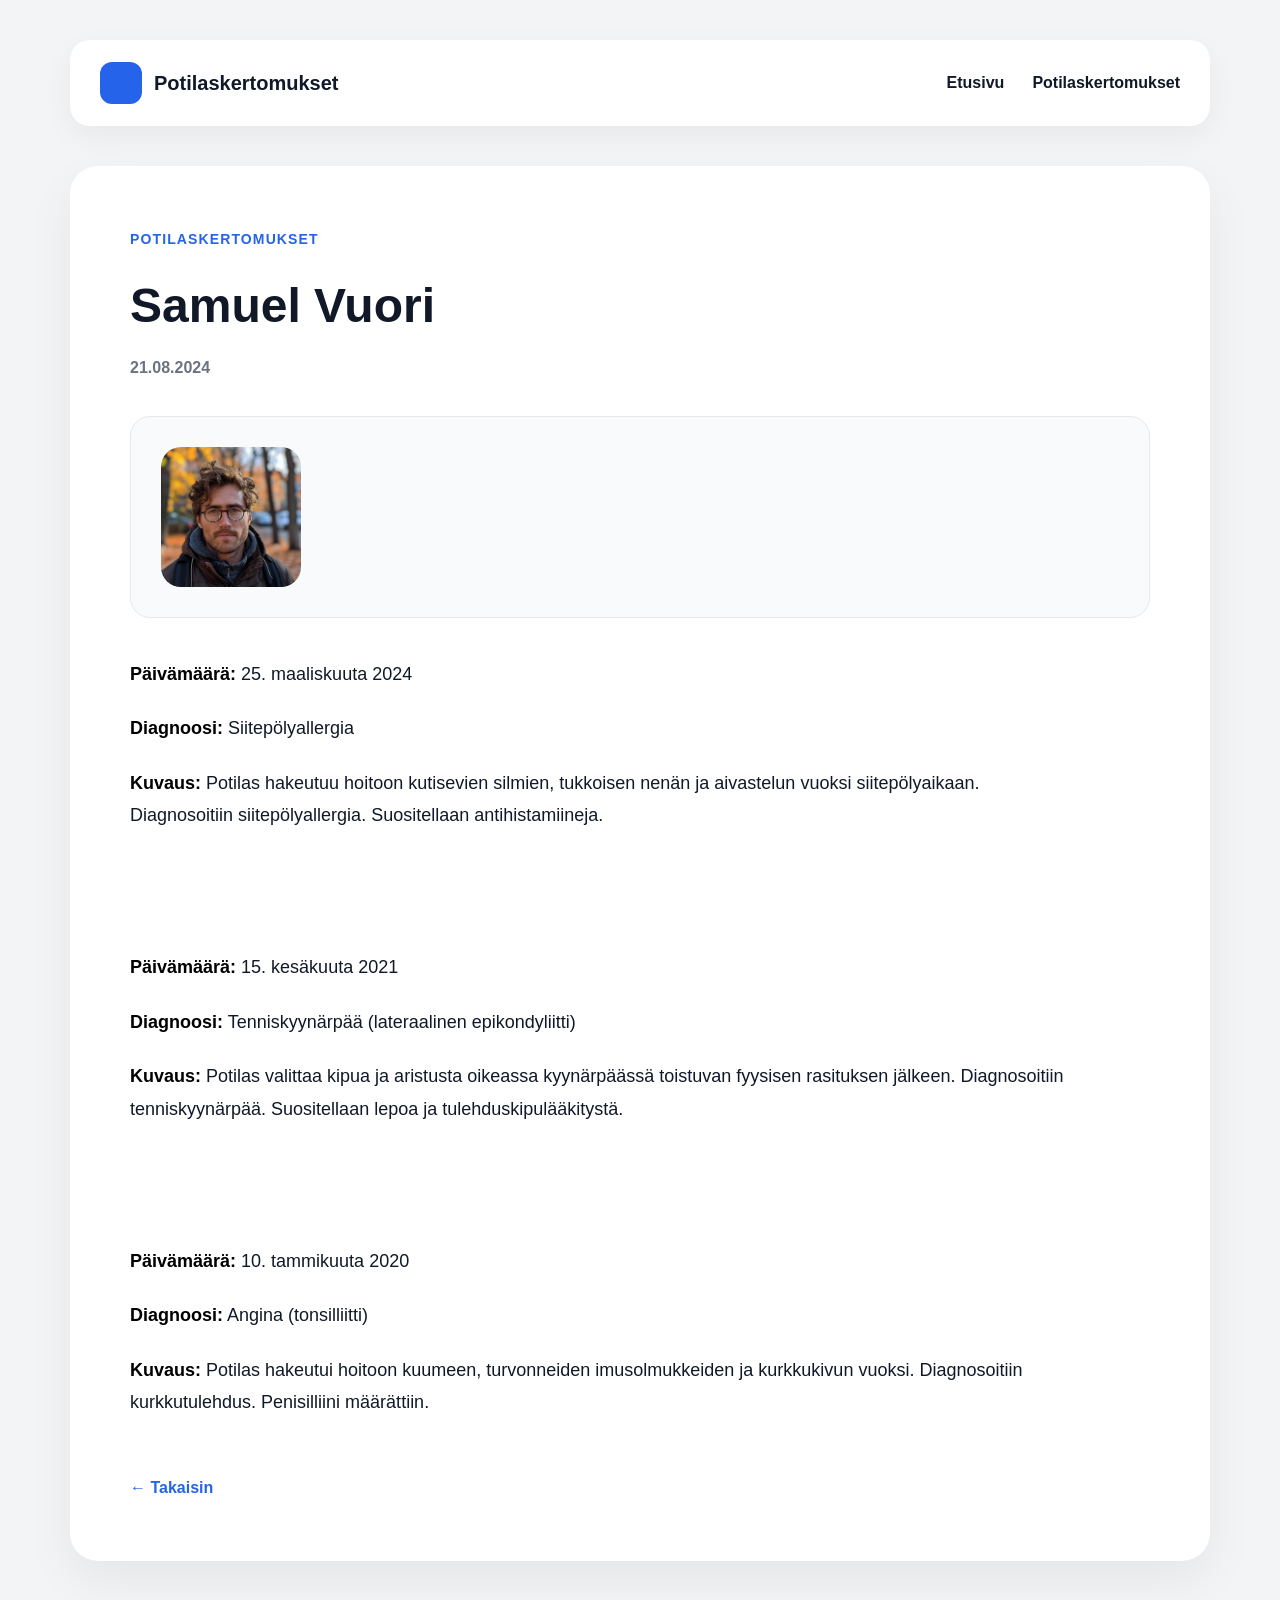
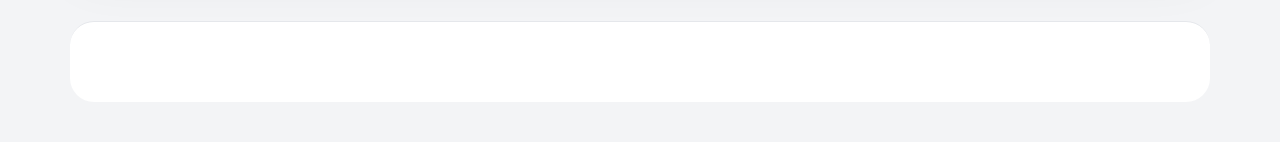
<file: pages/samuel-berg.html>
<!DOCTYPE html>
<html lang="sv">

<head>
    <meta charset="UTF-8">
    <meta name="viewport" content="width=device-width, initial-scale=1.0">
    <title>Anders Sjöstrand</title>

    <link rel="stylesheet" href="../style.css">
</head>

<body>

<main class="container">

    <!-- NAVBAR START -->

   <nav class="navbar">

        <div class="nav-left">
            <div class="logo"></div>
            <div class="brand-name">Potilaskertomukset</div>
        </div>

        <div class="nav-links">
            <a href="../index.html">Etusivu</a>
            <a href="journaler.html">Potilaskertomukset</a>
        </div>

    

    </nav>

    <!-- NAVBAR END -->


    <!-- JOURNAL PAGE START -->

    <section class="journal-page">

        <span class="eyebrow">
            Potilaskertomukset
        </span>

        <h1>
            Samuel Vuori
        </h1>

        <p class="date">
            21.08.2024
        </p>


        <!-- PATIENT OVERVIEW START -->

        <div class="patient-overview">

            <div class="patient-avatar">

                <img 
                    src="../assets/images/Samuel.jpg" 
                    alt="Anders Sjöstrand"
                >

            </div>

          

        </div>

        <!-- PATIENT OVERVIEW END -->


        <!-- JOURNAL META START -->

       

        <!-- JOURNAL META END -->


        <!-- JOURNAL BOX START -->

       <div class="journal-box">

    <div class="journal-entry">
        <p><strong>Päivämäärä:</strong> 25. maaliskuuta 2024</p>

        <p>
            <strong>Diagnoosi:</strong>
            Siitepölyallergia
        </p>

        <p>
            <strong>Kuvaus:</strong>
            Potilas hakeutuu hoitoon kutisevien silmien, tukkoisen nenän ja aivastelun vuoksi siitepölyaikaan.
            Diagnosoitiin siitepölyallergia.
            Suositellaan antihistamiineja.
        </p>
    </div>

    <div class="journal-entry">
        <p><strong>Päivämäärä:</strong> 15. kesäkuuta 2021</p>

        <p>
            <strong>Diagnoosi:</strong>
            Tenniskyynärpää (lateraalinen epikondyliitti)
        </p>

        <p>
            <strong>Kuvaus:</strong>
            Potilas valittaa kipua ja aristusta oikeassa kyynärpäässä toistuvan fyysisen rasituksen jälkeen.
            Diagnosoitiin tenniskyynärpää.
            Suositellaan lepoa ja tulehduskipulääkitystä.
        </p>
    </div>

    <div class="journal-entry">
        <p><strong>Päivämäärä:</strong> 10. tammikuuta 2020</p>

        <p>
            <strong>Diagnoosi:</strong>
            Angina (tonsilliitti)
        </p>

        <p>
            <strong>Kuvaus:</strong>
            Potilas hakeutui hoitoon kuumeen, turvonneiden imusolmukkeiden ja kurkkukivun vuoksi.
            Diagnosoitiin kurkkutulehdus.
            Penisilliini määrättiin.
        </p>
    </div>

</div>
        <!-- JOURNAL BOX END -->


        <!-- BACK LINK START -->

        <a class="back-link" href="journaler.html">
            ← Takaisin
        </a>

        <!-- BACK LINK END -->

    </section>

    <!-- JOURNAL PAGE END -->


    <!-- FOOTER START -->

    <footer class="footer">

    

    </footer>

    <!-- FOOTER END -->

</main>

<script src="../script.js"></script>

</body>
</html>
</file>
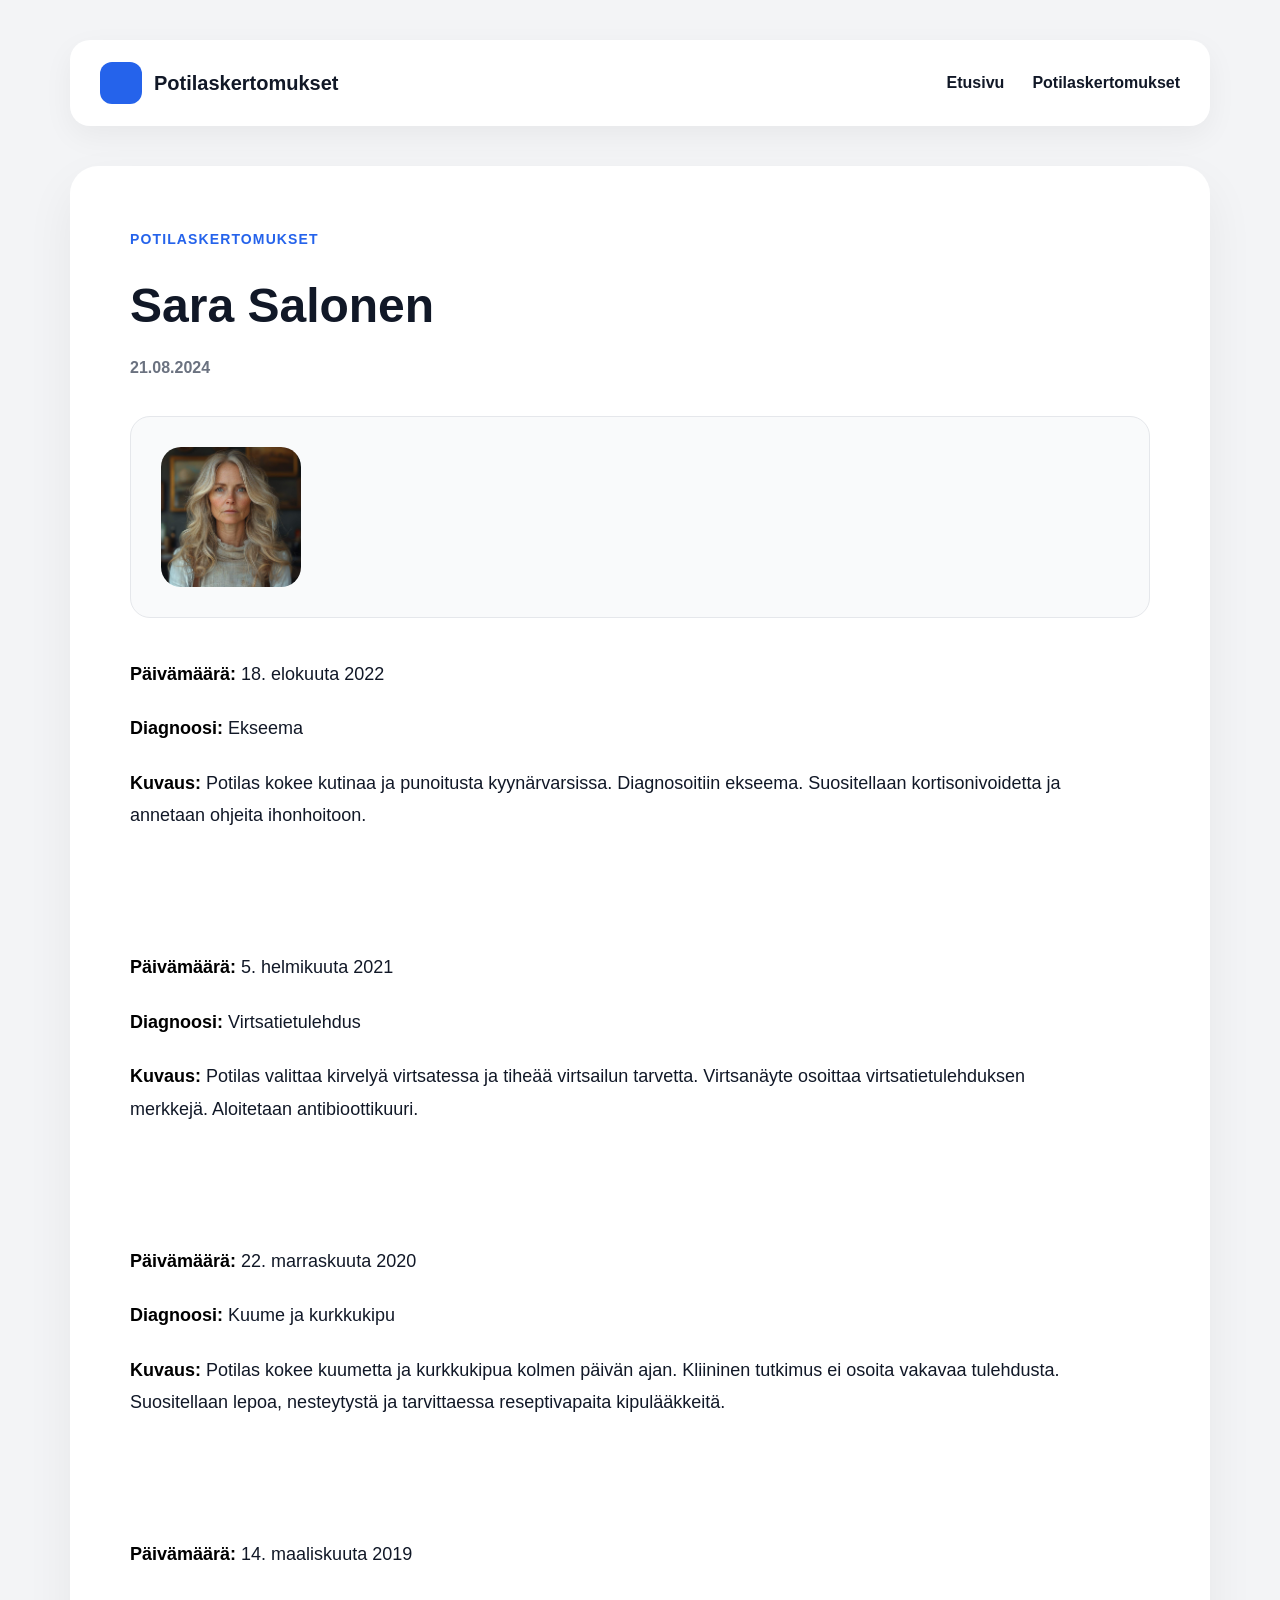
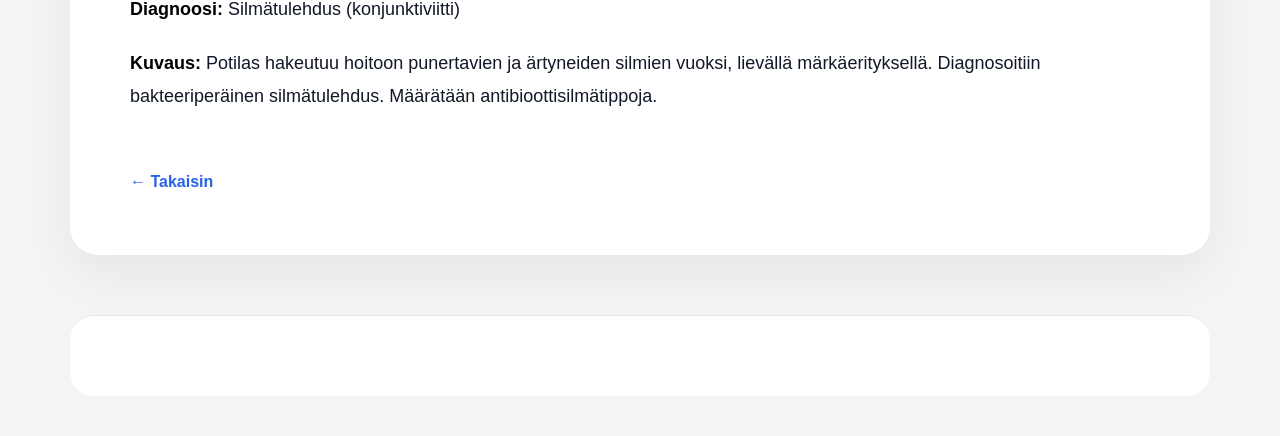
<file: pages/sara-sjostrand.html>
<!DOCTYPE html>
<html lang="sv">

<head>
    <meta charset="UTF-8">
    <meta name="viewport" content="width=device-width, initial-scale=1.0">
    <title>Anders Sjöstrand</title>

    <link rel="stylesheet" href="../style.css">
</head>

<body>

<main class="container">

    <!-- NAVBAR START -->

    <nav class="navbar">

        <div class="nav-left">
            <div class="logo"></div>
            <div class="brand-name">Potilaskertomukset</div>
        </div>

        <div class="nav-links">
            <a href="../index.html">Etusivu</a>
            <a href="journaler.html">Potilaskertomukset</a>
        </div>

    

    </nav>

    <!-- NAVBAR END -->


    <!-- JOURNAL PAGE START -->

    <section class="journal-page">

        <span class="eyebrow">
            Potilaskertomukset
        </span>

        <h1>
            Sara Salonen
        </h1>

        <p class="date">
            21.08.2024
        </p>


        <!-- PATIENT OVERVIEW START -->

        <div class="patient-overview">

            <div class="patient-avatar">

                <img 
                    src="../assets/images/Sara.jpg" 
                    alt="Anders Sjöstrand"
                >

            </div>

          

        </div>

        <!-- PATIENT OVERVIEW END -->


        <!-- JOURNAL META START -->

      

        <!-- JOURNAL META END -->


        <!-- JOURNAL BOX START -->

      <div class="journal-box">

    <div class="journal-entry">
        <p><strong>Päivämäärä:</strong> 18. elokuuta 2022</p>

        <p>
            <strong>Diagnoosi:</strong>
            Ekseema
        </p>

        <p>
            <strong>Kuvaus:</strong>
            Potilas kokee kutinaa ja punoitusta kyynärvarsissa.
            Diagnosoitiin ekseema.
            Suositellaan kortisonivoidetta ja annetaan ohjeita ihonhoitoon.
        </p>
    </div>

    <div class="journal-entry">
        <p><strong>Päivämäärä:</strong> 5. helmikuuta 2021</p>

        <p>
            <strong>Diagnoosi:</strong>
            Virtsatietulehdus
        </p>

        <p>
            <strong>Kuvaus:</strong>
            Potilas valittaa kirvelyä virtsatessa ja tiheää virtsailun tarvetta.
            Virtsanäyte osoittaa virtsatietulehduksen merkkejä.
            Aloitetaan antibioottikuuri.
        </p>
    </div>

    <div class="journal-entry">
        <p><strong>Päivämäärä:</strong> 22. marraskuuta 2020</p>

        <p>
            <strong>Diagnoosi:</strong>
            Kuume ja kurkkukipu
        </p>

        <p>
            <strong>Kuvaus:</strong>
            Potilas kokee kuumetta ja kurkkukipua kolmen päivän ajan.
            Kliininen tutkimus ei osoita vakavaa tulehdusta.
            Suositellaan lepoa, nesteytystä ja tarvittaessa reseptivapaita kipulääkkeitä.
        </p>
    </div>

    <div class="journal-entry">
        <p><strong>Päivämäärä:</strong> 14. maaliskuuta 2019</p>

        <p>
            <strong>Diagnoosi:</strong>
            Silmätulehdus (konjunktiviitti)
        </p>

        <p>
            <strong>Kuvaus:</strong>
            Potilas hakeutuu hoitoon punertavien ja ärtyneiden silmien vuoksi,
            lievällä märkäerityksellä.
            Diagnosoitiin bakteeriperäinen silmätulehdus.
            Määrätään antibioottisilmätippoja.
        </p>
    </div>

</div>

        <!-- JOURNAL BOX END -->


        <!-- BACK LINK START -->

        <a class="back-link" href="journaler.html">
            ← Takaisin
        </a>

        <!-- BACK LINK END -->

    </section>

    <!-- JOURNAL PAGE END -->


    <!-- FOOTER START -->

    <footer class="footer">

    

    </footer>

    <!-- FOOTER END -->

</main>

<script src="../script.js"></script>

</body>
</html>
</file>
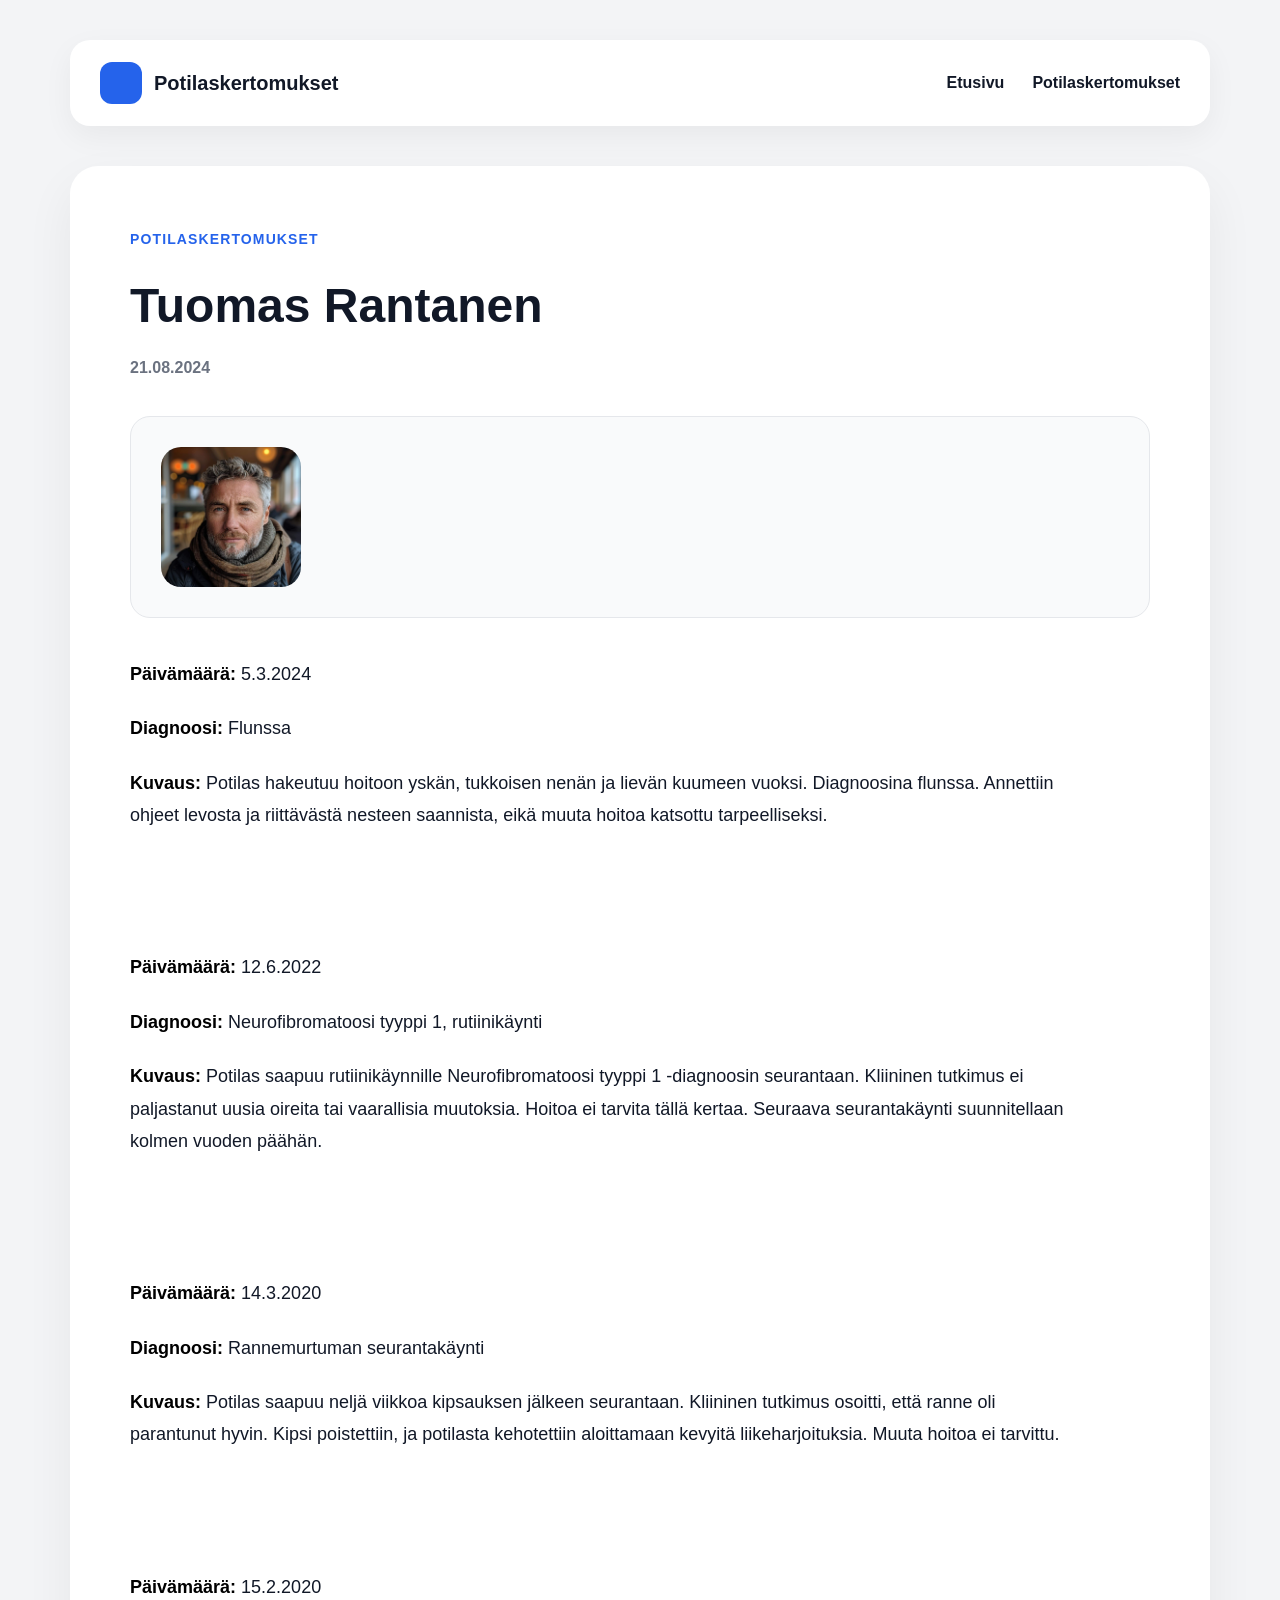
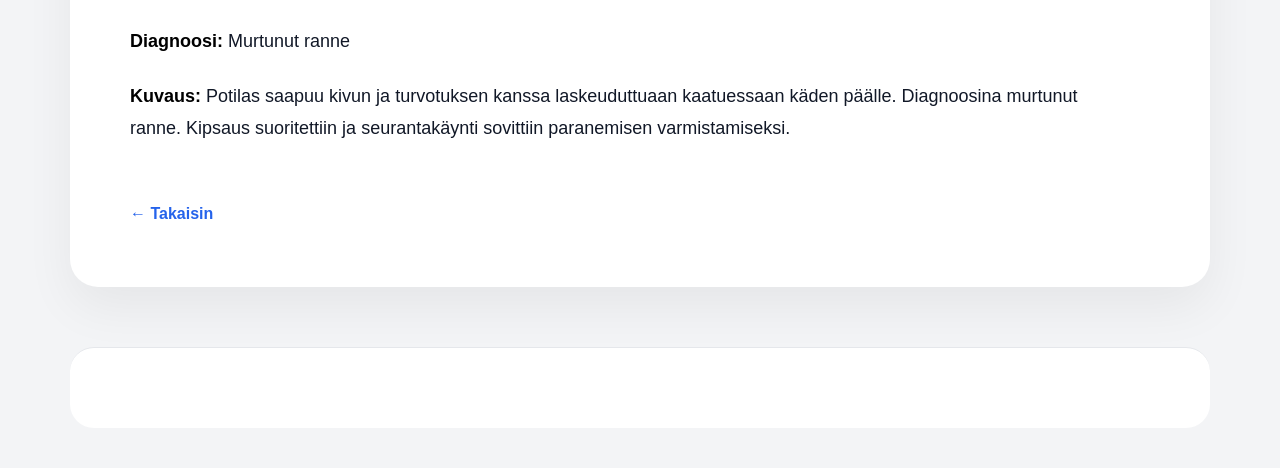
<file: pages/thomas-tranby.html>
<!DOCTYPE html>
<html lang="sv">

<head>
    <meta charset="UTF-8">
    <meta name="viewport" content="width=device-width, initial-scale=1.0">
    <title>Anders Sjöstrand</title>

    <link rel="stylesheet" href="../style.css">
</head>

<body>

<main class="container">

    <!-- NAVBAR START -->

  <nav class="navbar">

        <div class="nav-left">
            <div class="logo"></div>
            <div class="brand-name">Potilaskertomukset</div>
        </div>

        <div class="nav-links">
            <a href="../index.html">Etusivu</a>
            <a href="journaler.html">Potilaskertomukset</a>
        </div>

    

    </nav>

    <!-- NAVBAR END -->


    <!-- JOURNAL PAGE START -->

    <section class="journal-page">

        <span class="eyebrow">
           Potilaskertomukset
        </span>

        <h1>
            Tuomas Rantanen
        </h1>

        <p class="date">
            21.08.2024
        </p>


        <!-- PATIENT OVERVIEW START -->

        <div class="patient-overview">

            <div class="patient-avatar">

                <img 
                    src="../assets/images/Tuomas.jpg" 
                    alt="Anders Sjöstrand"
                >

            </div>

           

            </div>

        </div>

        <!-- PATIENT OVERVIEW END -->


        <!-- JOURNAL META START -->


        <!-- JOURNAL META END -->


        <!-- JOURNAL BOX START -->

       <div class="journal-box">

    <div class="journal-entry">
        <p><strong>Päivämäärä:</strong> 5.3.2024</p>

        <p>
            <strong>Diagnoosi:</strong>
            Flunssa
        </p>

        <p>
            <strong>Kuvaus:</strong>
            Potilas hakeutuu hoitoon yskän, tukkoisen nenän ja lievän kuumeen vuoksi.
            Diagnoosina flunssa.
            Annettiin ohjeet levosta ja riittävästä nesteen saannista,
            eikä muuta hoitoa katsottu tarpeelliseksi.
        </p>
    </div>

    <div class="journal-entry">
        <p><strong>Päivämäärä:</strong> 12.6.2022</p>

        <p>
            <strong>Diagnoosi:</strong>
            Neurofibromatoosi tyyppi 1, rutiinikäynti
        </p>

        <p>
            <strong>Kuvaus:</strong>
            Potilas saapuu rutiinikäynnille Neurofibromatoosi tyyppi 1 -diagnoosin seurantaan.
            Kliininen tutkimus ei paljastanut uusia oireita tai vaarallisia muutoksia.
            Hoitoa ei tarvita tällä kertaa.
            Seuraava seurantakäynti suunnitellaan kolmen vuoden päähän.
        </p>
    </div>

    <div class="journal-entry">
        <p><strong>Päivämäärä:</strong> 14.3.2020</p>

        <p>
            <strong>Diagnoosi:</strong>
            Rannemurtuman seurantakäynti
        </p>

        <p>
            <strong>Kuvaus:</strong>
            Potilas saapuu neljä viikkoa kipsauksen jälkeen seurantaan.
            Kliininen tutkimus osoitti, että ranne oli parantunut hyvin.
            Kipsi poistettiin, ja potilasta kehotettiin aloittamaan kevyitä liikeharjoituksia.
            Muuta hoitoa ei tarvittu.
        </p>
    </div>

    <div class="journal-entry">
        <p><strong>Päivämäärä:</strong> 15.2.2020</p>

        <p>
            <strong>Diagnoosi:</strong>
            Murtunut ranne
        </p>

        <p>
            <strong>Kuvaus:</strong>
            Potilas saapuu kivun ja turvotuksen kanssa laskeuduttuaan kaatuessaan käden päälle.
            Diagnoosina murtunut ranne.
            Kipsaus suoritettiin ja seurantakäynti sovittiin paranemisen varmistamiseksi.
        </p>
    </div>

</div>

        <!-- JOURNAL BOX END -->


        <!-- BACK LINK START -->

        <a class="back-link" href="journaler.html">
           ← Takaisin
        </a>

        <!-- BACK LINK END -->

    </section>

    <!-- JOURNAL PAGE END -->


    <!-- FOOTER START -->

    <footer class="footer">

    

    </footer>

    <!-- FOOTER END -->

</main>

<script src="../script.js"></script>

</body>
</html>
</file>
<file: style.css>
* {
    margin: 0;
    padding: 0;
    box-sizing: border-box;
}

body {
    background: #f3f4f6;
    color: #111827;
    font-family: Arial, sans-serif;
    line-height: 1.6;
}

.container {
    max-width: 1180px;
    margin: 0 auto;
    padding: 40px 20px;
}

/* NAVBAR */

.navbar {
    display: flex;
    justify-content: space-between;
    align-items: center;
    gap: 28px;
    margin-bottom: 40px;
    padding: 22px 30px;
    background: white;
    border-radius: 20px;
    box-shadow: 0 10px 30px rgba(0,0,0,0.05);
}

.nav-left {
    display: flex;
    align-items: center;
    gap: 12px;
}

.logo {
    width: 42px;
    height: 42px;
    background: #2563eb;
    border-radius: 12px;
}

.brand-name {
    font-size: 20px;
    font-weight: 800;
}

.nav-links {
    display: flex;
    gap: 28px;
}

.nav-links a,
.navbar a {
    color: #111827;
    text-decoration: none;
    font-weight: 700;
}

.nav-links a:hover,
.navbar a:hover {
    color: #2563eb;
}

/* HERO */

.hero {
    position: relative;
    overflow: hidden;

    background-image:
        linear-gradient(rgba(255,255,255,0.72), rgba(255,255,255,0.72)),
       url("assets/images/bildforstasidan.jpg");

    background-size: cover;
    background-position: center;
    background-repeat: no-repeat;

    padding: 90px 70px;
    border-radius: 28px;
    box-shadow: 0 20px 50px rgba(0,0,0,0.08);
}

.eyebrow {
    display: inline-block;
    margin-bottom: 18px;
    color: #2563eb;
    font-weight: 700;
    font-size: 14px;
    text-transform: uppercase;
    letter-spacing: 0.08em;
}

.hero h1 {
    max-width: 800px;
    font-size: 58px;
    line-height: 1.05;
    margin-bottom: 24px;
}

.hero p {
    max-width: 680px;
    font-size: 20px;
    color: #4b5563;
}

.hero-actions {
    display: flex;
    gap: 16px;
    margin-top: 34px;
    flex-wrap: wrap;
}

.btn {
    display: inline-block;
    padding: 15px 28px;
    border-radius: 14px;
    text-decoration: none;
    font-weight: 700;
}

.primary {
    background: #111827;
    color: white;
}

.secondary {
    background: white;
    color: #111827;
    border: 1px solid #d1d5db;
}

/* CARDS */

.cards {
    display: grid;
    grid-template-columns: repeat(3, 1fr);
    gap: 24px;
    margin-top: 36px;
}

.card {
    background: white;
    padding: 34px;
    border-radius: 22px;
    box-shadow: 0 12px 35px rgba(0,0,0,0.06);
}

.card h2 {
    font-size: 24px;
    margin-bottom: 12px;
}

.card p {
    color: #4b5563;
}

/* CONTENT SECTION */

.content-section {
    background: white;
    margin-top: 36px;
    padding: 50px;
    border-radius: 24px;
    box-shadow: 0 12px 35px rgba(0,0,0,0.06);
}

.content-section h1 {
    font-size: 46px;
    margin-bottom: 14px;
}

.content-section h2 {
    font-size: 34px;
    margin-bottom: 18px;
}

.content-section p {
    max-width: 820px;
    color: #4b5563;
    margin-bottom: 14px;
}

/* JOURNAL LIST */

.search-wrapper {
    margin-top: 40px;
    margin-bottom: 10px;
}

.search-wrapper input {
    width: 100%;
    padding: 20px;
    border-radius: 18px;
    border: 1px solid #d1d5db;
    font-size: 17px;
    outline: none;
    background: white;
}

.search-wrapper input:focus {
    border-color: #2563eb;
}

.journal-grid {
    display: grid;
    grid-template-columns: repeat(3, 1fr);
    gap: 22px;
    margin-top: 36px;
}

.journal-card {
    display: block;
    background: white;
    padding: 28px;
    border-radius: 20px;
    text-decoration: none;
    color: #111827;
    box-shadow: 0 12px 35px rgba(0,0,0,0.06);
    transition: 0.25s ease;
}

.journal-card:hover {
    transform: translateY(-4px);
    box-shadow: 0 18px 45px rgba(0,0,0,0.09);
}

.journal-card strong {
    font-size: 22px;
}

.journal-card p {
    margin-top: 8px;
    color: #6b7280;
}

.journal-date {
    display: block;
    color: #2563eb;
    font-weight: 800;
    margin-bottom: 10px;
}

/* JOURNAL PAGE */

.journal-page {
    background: white;
    padding: 60px;
    border-radius: 28px;
    box-shadow: 0 20px 50px rgba(0,0,0,0.06);
}

.journal-page h1 {
    font-size: 48px;
    margin-bottom: 10px;
}

.date {
    color: #6b7280;
    font-weight: 700;
    margin-bottom: 35px;
}

/* PATIENT OVERVIEW */

.patient-overview {
    display: flex;
    align-items: center;
    gap: 28px;
    margin-top: 30px;
    margin-bottom: 40px;
    padding: 30px;
    background: #f9fafb;
    border-radius: 20px;
    border: 1px solid #e5e7eb;
}

.patient-avatar {
    width: 140px;
    height: 140px;
    min-width: 140px;
    max-width: 140px;
    border-radius: 20px;
    overflow: hidden;
    background: #e5e7eb;
    flex-shrink: 0;
}

.patient-avatar img {
    width: 100%;
    height: 100%;
    object-fit: cover;
    display: block;
}

.patient-info {
    display: flex;
    flex-direction: column;
    gap: 14px;
}

.patient-row span {
    display: block;
    font-size: 14px;
    color: #6b7280;
}

.patient-row strong {
    font-size: 18px;
    color: #111827;
}

/* JOURNAL META */

.journal-meta {
    display: grid;
    grid-template-columns: repeat(3, 1fr);
    gap: 20px;
    margin-bottom: 35px;
}

.meta-item {
    background: #f9fafb;
    padding: 20px;
    border-radius: 16px;
    border: 1px solid #e5e7eb;
}

.meta-item span {
    display: block;
    color: #6b7280;
    font-size: 14px;
    margin-bottom: 8px;
}

.meta-item strong {
    font-size: 18px;
}

.status {
    color: #16a34a;
}

/* JOURNAL ENTRY */

.journal-box {
    margin-top: 40px;
    background: #ffffff;
    border: none;
    border-radius: 0;
    padding: 0;
}

.journal-entry {
    margin-bottom: 120px;
}

.journal-entry:last-child {
    margin-bottom: 0;
}

.journal-entry p {
    color: #111827;
    line-height: 1.8;
    font-size: 18px;
    margin-bottom: 22px;
    max-width: 950px;
}

.journal-entry strong {
    font-weight: 800;
    color: #000000;
}

.back-link {
    display: inline-block;
    margin-top: 35px;
    color: #2563eb;
    text-decoration: none;
    font-weight: 700;
}

/* FOOTER */

.footer {
    margin-top: 60px;
    padding: 40px;
    background: white;
    border-radius: 24px;
    border-top: 1px solid #e5e7eb;
}

.footer-content {
    max-width: 1180px;
    margin: 0 auto;
    display: flex;
    justify-content: space-between;
    gap: 40px;
    flex-wrap: wrap;
}

.footer h3 {
    margin-bottom: 10px;
}

.footer p {
    color: #6b7280;
}

.footer-links {
    display: flex;
    gap: 20px;
}

.footer-links a {
    text-decoration: none;
    color: #111827;
    font-weight: 700;
}

.footer-links a:hover {
    color: #2563eb;
}

/* DARK MODE */

.theme-btn {
    padding: 12px 18px;
    border: none;
    border-radius: 12px;
    background: #111827;
    color: white;
    cursor: pointer;
    font-weight: 700;
}

.dark-mode {
    background: #0f172a;
    color: white;
}

.dark-mode .hero,
.dark-mode .card,
.dark-mode .journal-page,
.dark-mode .journal-card,
.dark-mode .navbar,
.dark-mode .footer,
.dark-mode .content-section,
.dark-mode .journal-box,
.dark-mode .meta-item,
.dark-mode .patient-overview {
    background-color: #111827;
    color: white;
}

.dark-mode p,
.dark-mode span,
.dark-mode .journal-card p,
.dark-mode .journal-entry p {
    color: #d1d5db;
}

.dark-mode .journal-entry strong {
    color: white;
}

.dark-mode a {
    color: white;
}

/* RESPONSIVE */

@media (max-width: 800px) {
    .container {
        padding: 24px 14px;
    }

    .navbar {
        flex-direction: column;
        align-items: flex-start;
    }

    .brand-name {
        font-size: 26px;
        line-height: 1.1;
        word-break: break-word;
        overflow-wrap: anywhere;
    }

    .nav-links {
        flex-wrap: wrap;
        gap: 18px;
    }

    .hero {
        padding: 55px 30px;
        background-position: center;
    }

    .hero h1 {
        font-size: 38px;
    }

    .cards,
    .journal-grid,
    .journal-meta {
        grid-template-columns: 1fr;
    }

    .content-section,
    .journal-page {
        padding: 32px;
        overflow: hidden;
    }

    .content-section h1 {
        font-size: 42px;
        line-height: 1.1;
        word-break: break-word;
        overflow-wrap: anywhere;
    }

    .journal-card {
        font-size: 18px;
        line-height: 1.5;
    }

    .journal-card strong {
        font-size: 28px;
        line-height: 1.2;
        word-break: break-word;
    }

    .patient-overview {
        flex-direction: column;
        align-items: flex-start;
    }

    .patient-avatar {
        width: 120px;
        height: 120px;
        min-width: 120px;
        max-width: 120px;
    }

    .journal-entry {
        margin-bottom: 80px;
    }

    .journal-entry p {
        font-size: 16px;
    }
}

@media (max-width: 420px) {
    .content-section h1 {
        font-size: 38px;
    }

    .brand-name {
        font-size: 24px;
    }
}
</file>
